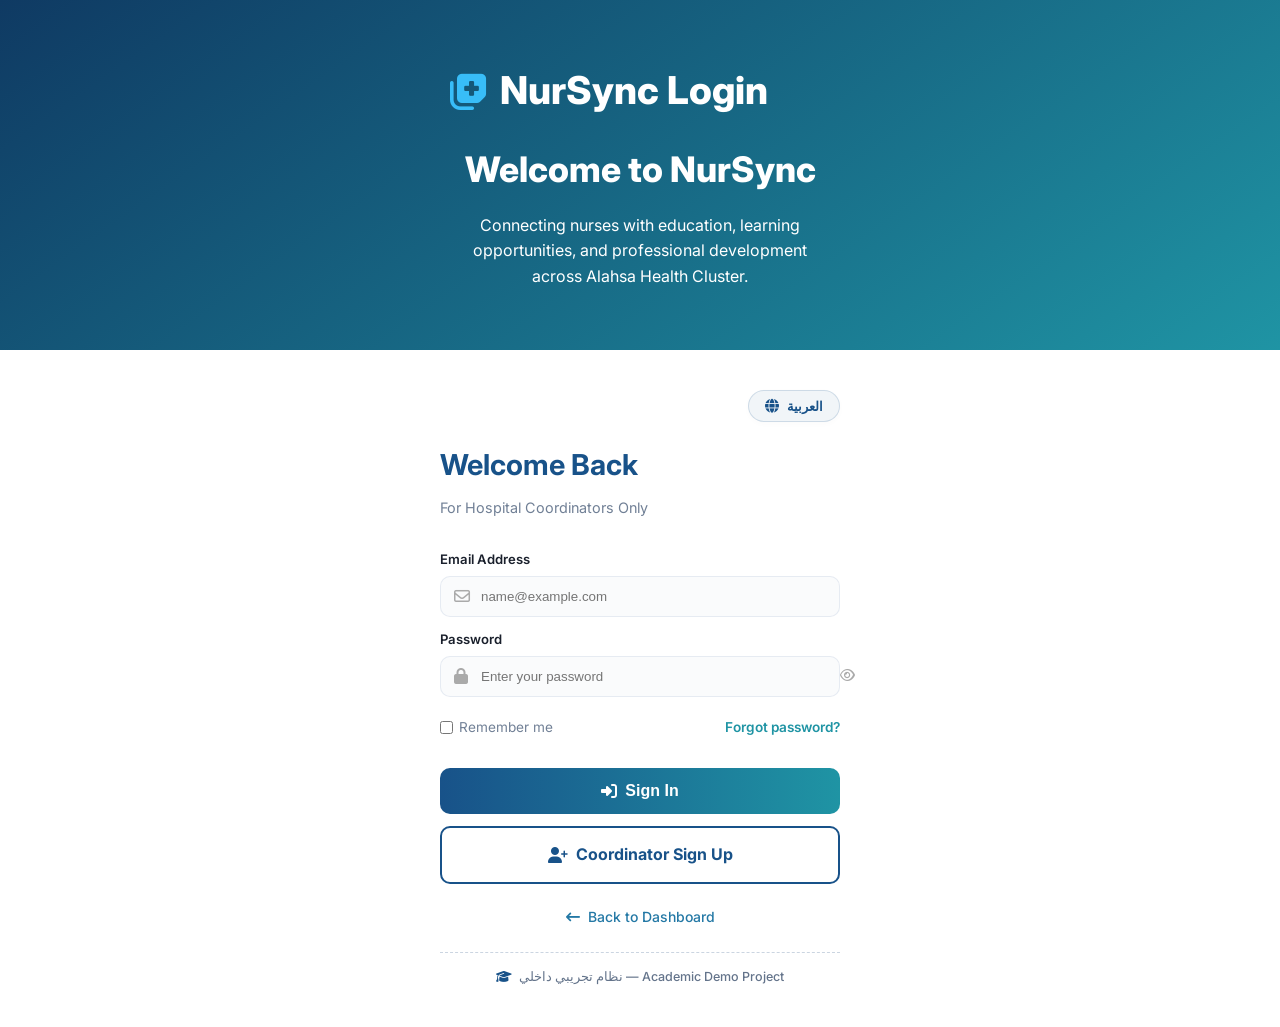
<file: login.html>
<!DOCTYPE html>
<html lang="en">
<head>
    <meta charset="UTF-8">
    <meta name="viewport" content="width=device-width, initial-scale=1.0">
    <title>Login - NurSync</title>
    <link href="https://fonts.googleapis.com/css2?family=Inter:wght@300;400;500;600;700&display=swap" rel="stylesheet">
    <link rel="stylesheet" href="https://cdnjs.cloudflare.com/ajax/libs/font-awesome/6.4.0/css/all.min.css">
    <link rel="stylesheet" href="style.css">
</head>
<body class="login-body">

    <!-- Left Branding Panel -->
    <div class="login-left">
        <div class="login-left-content">
            <a href="index.html" style="text-decoration: none;">
                <div style="font-size: 2.4rem; font-weight: 800; color: white; margin-bottom: 20px; display: flex; align-items: center; gap: 12px;">
                    <i class="fa-solid fa-notes-medical" style="color: #38bdf8;"></i> NurSync Login
                </div>
            </a>
            <h1 data-i18n="hero_welcome">Welcome to NurSync</h1>
            <p data-i18n="brand_login_desc">Connecting nurses with education, learning opportunities, and professional development across Alahsa Health Cluster.</p>
        </div>
    </div>

    <!-- Right Login Form -->
    <div class="login-right">
        <div class="login-card">
            <!-- Top Language Switcher Bar -->
            <div style="display: flex; justify-content: flex-end; align-items: center; margin-bottom: 20px;">
                <button onclick="toggleLanguage()" class="lang-toggle-btn" title="Toggle Language">
                    <i class="fa-solid fa-globe"></i>
                    <span class="lang-btn-text">العربية</span>
                </button>
            </div>
            
            <h2 data-i18n="login_title">Management Sign In</h2>
            <p class="subtitle" data-i18n="login_subtitle">For Hospital Coordinators Only</p>

            <div class="form-group">
                <label for="email" data-i18n="login_email">Email Address</label>
                <div class="input-wrapper">
                    <i class="fa-regular fa-envelope"></i>
                    <input type="email" id="email" placeholder="name@example.com" autocomplete="off">
                </div>
            </div>

            <div class="form-group">
                <label for="password" data-i18n="login_password">Password</label>
                <div class="input-wrapper">
                    <i class="fa-solid fa-lock"></i>
                    <input type="password" id="password" placeholder="Enter your password">
                    <button class="toggle-password" onclick="togglePass()" type="button">
                        <i class="fa-regular fa-eye" id="eye-icon"></i>
                    </button>
                </div>
            </div>

            <div class="form-options" style="display: flex; justify-content: space-between; align-items: center;">
                <label class="remember-me" style="display: flex; align-items: center; gap: 6px; cursor: pointer;">
                    <input type="checkbox"> <span data-i18n="login_remember">Remember me</span>
                </label>
                <a href="#" class="forgot-link" data-i18n="login_forgot">Forgot password?</a>
            </div>

            <button class="btn-login-submit" onclick="goHome()">
                <i class="fa-solid fa-right-to-bracket"></i> <span data-i18n="login_btn">Sign In</span>
            </button>

            <a href="signup.html" class="btn-login-submit" style="background: white !important; color: var(--primary-blue) !important; border: 2px solid var(--primary-blue) !important; margin-top: 12px; text-decoration: none;">
                <i class="fa-solid fa-user-plus"></i> <span data-i18n="login_coordinator_btn">Coordinator Sign Up</span>
            </a>

            <div style="text-align: center; margin-top: 20px;">
                <a href="index.html" style="color: var(--secondary-blue); text-decoration: none; font-size: 14px; font-weight: 500; display: inline-flex; align-items: center; gap: 8px; transition: color 0.2s ease;" onmouseover="this.style.color='var(--primary-blue-hover)'" onmouseout="this.style.color='var(--secondary-blue)'">
                    <i class="fa-solid fa-arrow-left-long"></i> <span data-i18n="btn_back_home">Back to Dashboard</span>
                </a>
            </div>

            <!-- Academic Demo Project Disclaimer -->
            <div style="text-align: center; margin-top: 22px; padding-top: 14px; border-top: 1px dashed #cbd5e1;">
                <p style="font-size: 12.5px; color: #64748b; margin: 0; font-weight: 500;">
                    <i class="fa-solid fa-graduation-cap" style="color: var(--primary-blue); margin-right: 4px;"></i>
                    نظام تجريبي داخلي — Academic Demo Project
                </p>
            </div>
        </div>
    </div>

    <script src="lang.js"></script>

    <script>
        function togglePass() {
            const input = document.getElementById('password');
            const icon  = document.getElementById('eye-icon');
            if (input.type === 'password') {
                input.type = 'text';
                icon.className = 'fa-regular fa-eye-slash';
            } else {
                input.type = 'password';
                icon.className = 'fa-regular fa-eye';
            }
        }

        async function goHome() {
            const email    = document.getElementById('email').value.trim();
            const password = document.getElementById('password').value;
            const btn      = document.querySelector('.btn-login-submit');

            if (!email || !password) {
                alert('Please enter your email and password.');
                return;
            }

            btn.disabled = true;
            btn.innerHTML = '<i class="fa-solid fa-spinner fa-spin"></i> Signing in...';

            try {
                const res  = await fetch('api/auth.php?action=login', {
                    method: 'POST',
                    headers: { 'Content-Type': 'application/json' },
                    body: JSON.stringify({ email, password })
                });
                const data = await res.json();

                if (data.success) {
                    localStorage.setItem('nursync_loggedin', 'true');
                    localStorage.setItem('nursync_user', JSON.stringify(data.user));
                    window.location.href = 'index.html';
                } else {
                    alert(data.message || 'Login failed.');
                    btn.disabled = false;
                    btn.innerHTML = '<i class="fa-solid fa-right-to-bracket"></i> Sign In';
                }
            } catch (err) {
                alert('Network or server error occurred. Please try again.');
                btn.disabled = false;
                btn.innerHTML = '<i class="fa-solid fa-right-to-bracket"></i> Sign In';
            }
        }

        // Allow pressing Enter to submit
        document.addEventListener('keydown', e => {
            if (e.key === 'Enter') goHome();
        });
    </script>
</body>
</html>
</file>
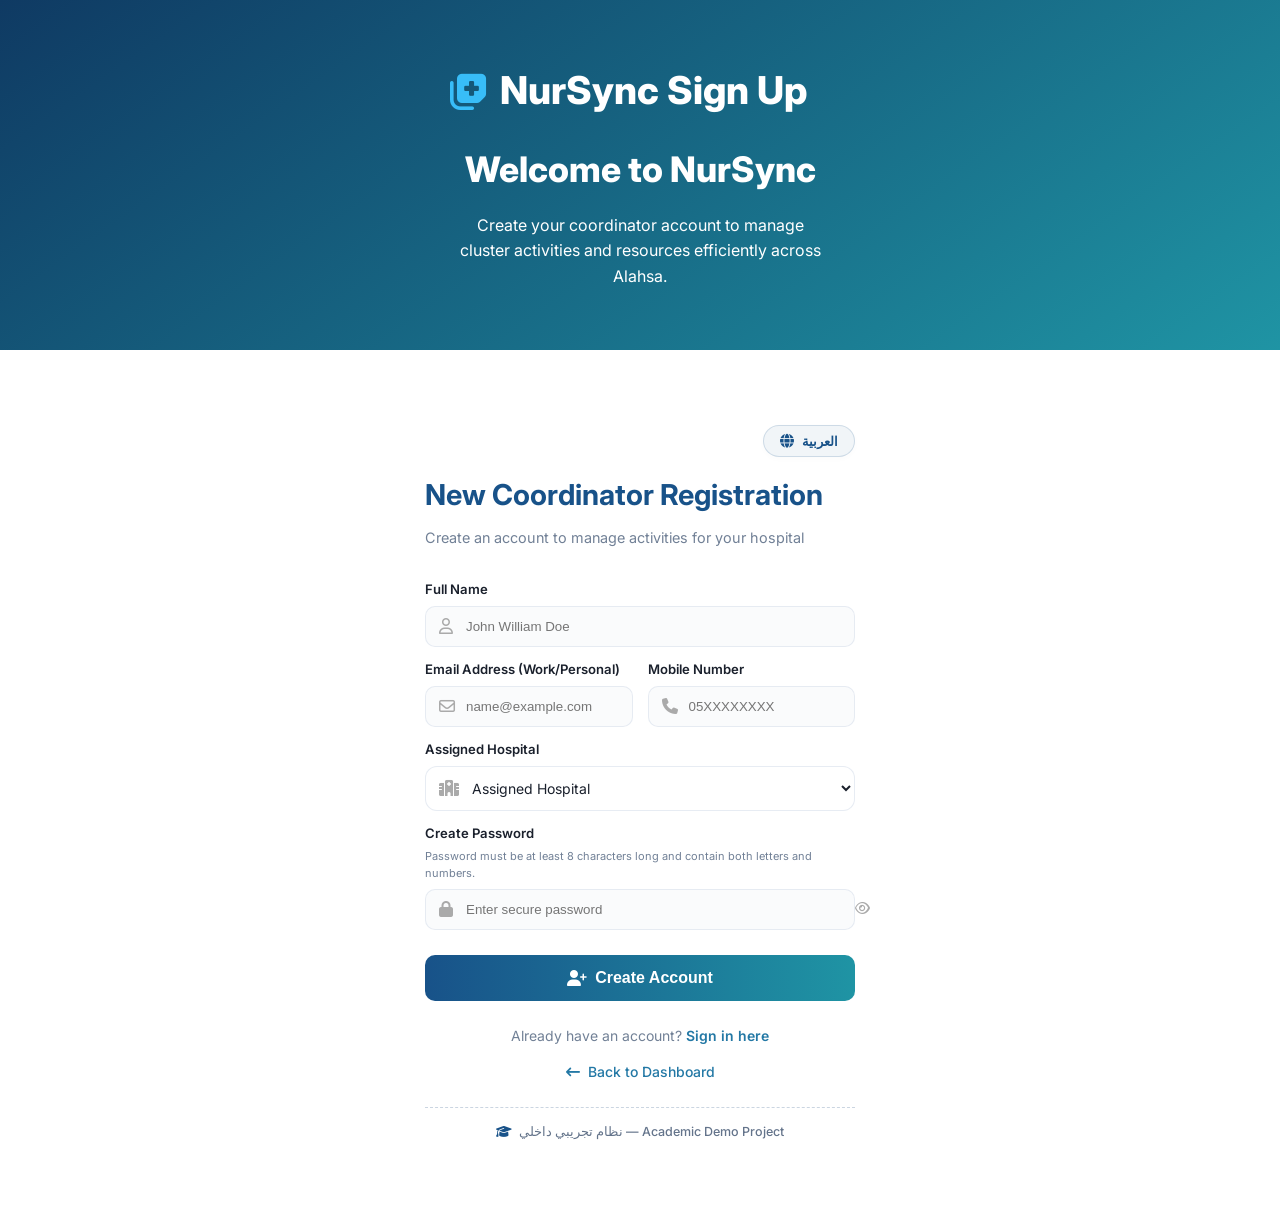
<file: signup.html>
<!DOCTYPE html>
<html lang="en">
<head>
    <meta charset="UTF-8">
    <meta name="viewport" content="width=device-width, initial-scale=1.0">
    <title>Coordinator Sign Up - NurSync</title>
    <link href="https://fonts.googleapis.com/css2?family=Inter:wght@300;400;500;600;700&display=swap" rel="stylesheet">
    <link rel="stylesheet" href="https://cdnjs.cloudflare.com/ajax/libs/font-awesome/6.4.0/css/all.min.css">
    <link rel="stylesheet" href="style.css">
</head>
<body class="login-body">

    <!-- Left Branding Panel -->
    <div class="login-left">
        <div class="login-left-content">
            <a href="index.html" style="text-decoration: none;">
                <div style="font-size: 2.4rem; font-weight: 800; color: white; margin-bottom: 20px; display: flex; align-items: center; gap: 12px;">
                    <i class="fa-solid fa-notes-medical" style="color: #38bdf8;"></i> NurSync Sign Up
                </div>
            </a>
            <h1 data-i18n="hero_welcome">Welcome to NurSync</h1>
            <p data-i18n="brand_signup_desc">Create your coordinator account to manage cluster activities and resources efficiently across Alahsa.</p>
        </div>
    </div>

    <!-- Right Signup Form -->
    <div class="login-right">
        <div class="login-card" style="max-width: 500px; padding: 35px;">
            <!-- Top Language Switcher Bar -->
            <div style="display: flex; justify-content: flex-end; align-items: center; margin-bottom: 15px;">
                <button onclick="toggleLanguage()" class="lang-toggle-btn" title="Toggle Language">
                    <i class="fa-solid fa-globe"></i>
                    <span class="lang-btn-text">العربية</span>
                </button>
            </div>
            
            <h2 data-i18n="signup_title">Coordinator Registration</h2>
            <p class="subtitle" data-i18n="signup_subtitle">Create your Hospital Coordinator account</p>

            <div class="form-group">
                <label data-i18n="signup_name">Full Name</label>
                <div class="input-wrapper">
                    <i class="fa-regular fa-user"></i>
                    <input type="text" id="reg-name" placeholder="John William Doe" autocomplete="off">
                </div>
            </div>

            <div class="form-row" style="display: grid; grid-template-columns: 1fr 1fr; gap: 15px;">
                <div class="form-group">
                    <label data-i18n="signup_email">Email Address</label>
                    <div class="input-wrapper">
                        <i class="fa-regular fa-envelope"></i>
                        <input type="email" id="reg-email" placeholder="name@example.com" autocomplete="off">
                    </div>
                </div>
                <div class="form-group">
                    <label data-i18n="signup_phone">Phone Number</label>
                    <div class="input-wrapper">
                        <i class="fa-solid fa-phone"></i>
                        <input type="tel" id="reg-phone" placeholder="05XXXXXXXX" autocomplete="off">
                    </div>
                </div>
            </div>

            <div class="form-group">
                <label data-i18n="signup_hospital">Assigned Hospital</label>
                <div class="input-wrapper">
                    <i class="fa-solid fa-hospital"></i>
                    <select id="reg-hospital" style="width: 100%; padding: 12px 14px 12px 42px; border: 1.5px solid var(--border-light); border-radius: 12px; font-family: inherit; font-size: 14px; color: var(--text-dark); background: white; cursor: pointer; outline: none; transition: all 0.2s ease;">
                        <option value="" data-i18n="signup_hospital">-- Select Your Hospital --</option>
                        <option value="ahc" data-i18n="filter_hospital_ahc">Health Cluster (AHC)</option>
                        <option value="phc" data-i18n="filter_hospital_phc">Primary Health Center (PHC)</option>
                        <option value="kfgh" data-i18n="filter_hospital_kfgh">King Faisal Gen. (KFGH)</option>
                        <option value="kfhh" data-i18n="filter_hospital_kfhh">King Fahad (KFHH)</option>
                        <option value="pscc" data-i18n="filter_hospital_pscc">Prince Sultan Cardiac (PSCC)</option>
                        <option value="psbj" data-i18n="filter_hospital_psbj">Prince Saud Bin Jalawy (PSBJ)</option>
                        <option value="mch" data-i18n="filter_hospital_mch">Maternity & Children (MCH)</option>
                        <option value="mhh" data-i18n="filter_hospital_mhh">Mental Health (MHH)</option>
                        <option value="oyun" data-i18n="filter_hospital_oyun">Oyun Hospital</option>
                        <option value="jgh" data-i18n="filter_hospital_jgh">Aljafar General (JGH)</option>
                        <option value="ogh" data-i18n="filter_hospital_ogh">Alomran General (OGH)</option>
                        <option value="alafaleq" data-i18n="filter_hospital_alafaleq">Alafaleq Hospital</option>
                        <option value="bhdc" data-i18n="filter_hospital_bhdc">Blood Hereditary Center (BHDC)</option>
                    </select>
                </div>
            </div>

            <div class="form-group">
                <label data-i18n="signup_password">Create Password</label>
                <div style="font-size: 11px; color: var(--text-muted); margin-bottom: 6px; margin-top: -2px;" data-i18n="signup_pw_rules">Password must be at least 8 characters long and contain both letters and numbers.</div>
                <div class="input-wrapper">
                    <i class="fa-solid fa-lock"></i>
                    <input type="password" id="reg-password" placeholder="Enter secure password" autocomplete="new-password">
                    <button class="toggle-password" onclick="togglePassSignup()" type="button">
                        <i class="fa-regular fa-eye" id="signup-eye-icon"></i>
                    </button>
                </div>
            </div>

            <button class="btn-login-submit" onclick="performSignup()" id="signup-btn" style="margin-top: 25px;">
                <i class="fa-solid fa-user-plus"></i> <span data-i18n="signup_btn">Create Account</span>
            </button>

            <div style="text-align: center; margin-top: 24px;">
                <p style="font-size: 14px; color: var(--text-muted); margin-bottom: 12px;">
                    <span data-i18n="signup_have_account">Already have an account?</span> <a href="login.html" style="color: var(--secondary-blue); font-weight: 600; text-decoration: none;" data-i18n="signup_login_here">Sign In</a>
                </p>
                <a href="index.html" style="color: var(--secondary-blue); text-decoration: none; font-size: 14px; font-weight: 500; display: inline-flex; align-items: center; gap: 8px; transition: color 0.2s ease;" onmouseover="this.style.color='var(--primary-blue-hover)'" onmouseout="this.style.color='var(--secondary-blue)'">
                    <i class="fa-solid fa-arrow-left-long"></i> <span data-i18n="btn_back_home">Back to Dashboard</span>
                </a>
            </div>

            <!-- Academic Demo Project Disclaimer -->
            <div style="text-align: center; margin-top: 22px; padding-top: 14px; border-top: 1px dashed #cbd5e1;">
                <p style="font-size: 12.5px; color: #64748b; margin: 0; font-weight: 500;">
                    <i class="fa-solid fa-graduation-cap" style="color: var(--primary-blue); margin-right: 4px;"></i>
                    نظام تجريبي داخلي — Academic Demo Project
                </p>
            </div>
        </div>
    </div>

    <script src="lang.js"></script>

    <script>
        function togglePassSignup() {
            const input = document.getElementById('reg-password');
            const icon  = document.getElementById('signup-eye-icon');
            if (input.type === 'password') {
                input.type = 'text';
                icon.className = 'fa-regular fa-eye-slash';
            } else {
                input.type = 'password';
                icon.className = 'fa-regular fa-eye';
            }
        }
        // Prevent browser from autofilling inputs with saved logins
        window.addEventListener('DOMContentLoaded', () => {
            setTimeout(() => {
                document.getElementById('reg-name').value = '';
                document.getElementById('reg-email').value = '';
                document.getElementById('reg-phone').value = '';
                document.getElementById('reg-password').value = '';
            }, 100);
        });

        async function performSignup() {
            const name       = document.getElementById('reg-name').value.trim();
            const email      = document.getElementById('reg-email').value.trim();
            const phone      = document.getElementById('reg-phone').value.trim();
            const hospitalId = document.getElementById('reg-hospital').value;
            const password   = document.getElementById('reg-password').value;
            const btn        = document.getElementById('signup-btn');

            if (!name || !email || !password || !phone || !hospitalId) {
                alert('Please fill all required fields.');
                return;
            }

            const nameParts = name.split(/\s+/).filter(p => p.length > 0);
            if (nameParts.length < 3) {
                alert('Please enter your full triple name (الاسم الثلاثي - على الأقل 3 مقاطع).');
                return;
            }

            btn.disabled = true;
            btn.innerHTML = '<i class="fa-solid fa-spinner fa-spin"></i> Registering...';

            try {
                const res  = await fetch('api/auth.php?action=register', {
                    method: 'POST',
                    headers: { 'Content-Type': 'application/json' },
                    body: JSON.stringify({
                        full_name: name,
                        email: email,
                        password: password,
                        hospital_id: hospitalId,
                        phone: phone,
                        role_id: 3 // Force role_id to 3 (Hospital Coordinator / headnurse)
                    })
                });
                const data = await res.json();

                if (data.success) {
                    alert('Registration successful! You can now log in.');
                    window.location.href = 'login.html';
                } else {
                    alert(data.message || 'Registration failed.');
                    btn.disabled = false;
                    btn.innerHTML = '<i class="fa-solid fa-user-plus"></i> Create Account';
                }
            } catch (err) {
                console.error(err);
                alert('An error occurred during registration.');
                btn.disabled = false;
                btn.innerHTML = '<i class="fa-solid fa-user-plus"></i> Create Account';
            }
        }

        // Allow pressing Enter to submit
        document.addEventListener('keydown', e => {
            if (e.key === 'Enter') performSignup();
        });
    </script>
</body>
</html>
</file>
<file: style.css>
@import url('https://fonts.googleapis.com/css2?family=Cairo:wght@400;500;600;700;800&family=Inter:wght@300;400;500;600;700&display=swap');

/* =========================================
   NURSYNC - Formal Medical Theme
   ========================================= */

:root {
    /* Premium Medical Palette Refresh */
    --primary-blue: #185289;
    --primary-blue-hover: #124068;
    --secondary-blue: #2378a5;
    --navy-blue: #0f3a63;
    --teal: #1f94a4;
    --accent-glow: rgba(31, 148, 164, 0.4);
    --green: #4caf50;
    
    /* Hospital Color System */
    --hosp-kfgh: #4753a2;
    --hosp-kfgh-tint: rgba(71, 83, 162, 0.12);
    --hosp-kfhh: #5a8e63;
    --hosp-kfhh-tint: rgba(90, 142, 99, 0.12);
    --hosp-pscc: #e74c3c;
    --hosp-pscc-tint: rgba(231, 76, 60, 0.12);
    --hosp-psbj: #1abc9c;
    --hosp-psbj-tint: rgba(26, 188, 156, 0.12);
    --hosp-mch: #e84393;
    --hosp-mch-tint: rgba(232, 67, 147, 0.12);
    --hosp-mhh: #8e44ad;
    --hosp-mhh-tint: rgba(142, 68, 173, 0.12);
    --hosp-oyun: #d35400;
    --hosp-oyun-tint: rgba(211, 84, 0, 0.12);
    --hosp-jgh: #2c3e50;
    --hosp-jgh-tint: rgba(44, 62, 80, 0.12);
    --hosp-ogh: #8d6e63;
    --hosp-ogh-tint: rgba(141, 110, 99, 0.12);
    --hosp-alafaleq: #f39c12;
    --hosp-alafaleq-tint: rgba(243, 156, 18, 0.12);
    --hosp-bhdc: #c0392b;
    --hosp-bhdc-tint: rgba(192, 57, 43, 0.12);
    --hosp-ent: #3498db;
    --hosp-ent-tint: rgba(52, 152, 219, 0.12);
    --hosp-ahc: #185289;
    --hosp-ahc-tint: rgba(24, 82, 137, 0.12);
    --hosp-phc: #16a085;
    --hosp-phc-tint: rgba(22, 160, 133, 0.12);

    /* UI Neutrals & Surfaces */
    --text-dark: #1a202c;
    --text-muted: #718096;
    --bg-light: #f7fafc;
    --white: #ffffff;
    --border-light: rgba(226, 232, 240, 0.8);
    
    /* Advanced Shadow & Glow System */
    --shadow-soft: 0 10px 30px rgba(0, 0, 0, 0.03);
    --shadow-medium: 0 20px 50px rgba(0, 0, 0, 0.06);
    --shadow-premium: 0 30px 60px rgba(24, 82, 137, 0.08);
    --glass-bg: rgba(255, 255, 255, 0.75);
    --glass-border: rgba(255, 255, 255, 0.4);
    
    --border-radius-md: 12px;
    --border-radius-lg: 20px;
}

* {
    margin: 0;
    padding: 0;
    box-sizing: border-box;
}

html, body {
    overflow-x: hidden;
    max-width: 100%;
}

body {
    font-family: 'Inter', 'Roboto', sans-serif;
    background-image: url('assets/medical_circuit_bg.png');
    background-color: #f4f7f6;
    background-attachment: fixed;
    background-size: cover;
    background-position: center top;
    background-repeat: no-repeat;
    color: var(--text-dark);
    line-height: 1.6;
    min-height: 100vh;
    scroll-behavior: smooth;
    padding-top: 100px; /* Offset for fixed header */
    display: flex;
    flex-direction: column;
}

/* Sticky footer: push footer to bottom when content is short */
body > *:not(:last-child) {
    flex-shrink: 0;
}

/* The last direct child of body (the footer div) sticks to the bottom */
body > div:last-of-type {
    margin-top: auto;
}

/* --- Layout Utilities --- */
.container {
    width: 100%;
    max-width: 1400px;
    margin: 0 auto;
    padding: 0 5%;
}

.flex-wrap { flex-wrap: wrap; }
.gap-10 { gap: 10px; }
.gap-15 { gap: 15px; }
.gap-20 { gap: 20px; }

.btn {
    display: inline-flex;
    align-items: center;
    justify-content: center;
    cursor: pointer;
    border: none;
    font-family: 'Inter', sans-serif;
    font-weight: 500;
    transition: all 0.3s ease;
    text-decoration: none;
    white-space: nowrap;
    gap: 8px;
}

/* --- Fluid Motion & Entrance Animations --- */
@keyframes fadeUp {
    from {
        opacity: 0;
        transform: translateY(30px) scale(0.98);
    }
    to {
        opacity: 1;
        transform: translateY(0) scale(1);
    }
}

.animate-fade-up {
    animation: fadeUp 0.8s cubic-bezier(0.23, 1, 0.32, 1) forwards;
    opacity: 0;
}

/* Staggered Entrance for Cards (Unified for all pages) */
.card-grid .activity-card,
#acts-grid .activity-card {
    opacity: 0;
    animation: fadeUp 0.8s cubic-bezier(0.23, 1, 0.32, 1) forwards;
}

.card-grid .activity-card:nth-child(1), #acts-grid .activity-card:nth-child(1) { animation-delay: 0.1s; }
.card-grid .activity-card:nth-child(2), #acts-grid .activity-card:nth-child(2) { animation-delay: 0.2s; }
.card-grid .activity-card:nth-child(3), #acts-grid .activity-card:nth-child(3) { animation-delay: 0.3s; }
.card-grid .activity-card:nth-child(4), #acts-grid .activity-card:nth-child(4) { animation-delay: 0.4s; }
.card-grid .activity-card:nth-child(5), #acts-grid .activity-card:nth-child(5) { animation-delay: 0.5s; }
.card-grid .activity-card:nth-child(6), #acts-grid .activity-card:nth-child(6) { animation-delay: 0.6s; }

/* Custom Premium Scrollbar */
::-webkit-scrollbar {
    width: 8px;
}
::-webkit-scrollbar-track {
    background: transparent;
}
::-webkit-scrollbar-thumb {
    background: rgba(0, 0, 0, 0.1);
    border-radius: 10px;
}
::-webkit-scrollbar-thumb:hover {
    background: var(--primary-blue);
}

.btn-primary {
    background: linear-gradient(135deg, var(--primary-blue), var(--secondary-blue));
    color: var(--white);
    padding: 12px 28px;
    border-radius: 50px;
    box-shadow: 0 4px 15px rgba(24, 82, 137, 0.25);
}

.btn-primary:hover {
    background: linear-gradient(135deg, var(--primary-blue-hover), var(--primary-blue));
    transform: translateY(-2px);
    box-shadow: 0 10px 25px rgba(24, 82, 137, 0.35);
}

.btn-outline {
    background-color: transparent;
    color: var(--text-dark);
    border: 1px solid var(--border-light);
    padding: 6px 12px;
    border-radius: 6px;
    font-size: 0.85rem;
}

.btn-success, 
.btn-join-floating {
    background: linear-gradient(135deg, var(--teal), #2ecc71) !important;
    color: var(--white) !important;
    padding: 12px 28px;
    border-radius: 50px; /* Capsule look */
    font-size: 1rem;
    font-weight: 600;
    box-shadow: 0 4px 15px rgba(31, 148, 164, 0.25);
    border: none !important;
    transition: all 0.4s cubic-bezier(0.23, 1, 0.32, 1);
    margin: 15px 0 25px 0;
    width: fit-content;
}

.btn-success:hover,
.btn-join-floating:hover {
    transform: translateY(-4px) scale(1.05);
    box-shadow: 0 12px 30px rgba(31, 148, 164, 0.4);
    filter: brightness(1.1);
}

/* Redesigning Admin Buttons for Better Visibility */
#add-activity-btn {
    background: linear-gradient(135deg, var(--green), #43a047) !important;
    color: white !important;
    border: none !important;
    padding: 8px 20px !important;
    border-radius: 8px !important;
    font-size: 0.9rem !important;
    font-weight: 600 !important;
    display: none !important; /* Hidden by default */
    align-items: center !important;
    gap: 8px !important;
    box-shadow: 0 4px 12px rgba(76, 175, 80, 0.3) !important;
    cursor: pointer !important;
    transition: all 0.3s ease !important;
}

#add-activity-btn:hover {
    transform: translateY(-2px) !important;
    box-shadow: 0 6px 20px rgba(76, 175, 80, 0.4) !important;
    filter: brightness(1.1) !important;
}

#add-activity-btn:active {
    transform: translateY(0) !important;
}

#delete-activity-btn {
    background: linear-gradient(135deg, #e74c3c, #c0392b) !important;
    color: white !important;
    border: none !important;
    padding: 8px 20px !important;
    border-radius: 8px !important;
    font-size: 0.9rem !important;
    font-weight: 600 !important;
    display: none !important; /* Hidden by default */
    align-items: center !important;
    gap: 8px !important;
    box-shadow: 0 4px 12px rgba(231, 76, 60, 0.3) !important;
    cursor: pointer !important;
    transition: all 0.3s ease !important;
}

#delete-activity-btn:hover {
    transform: translateY(-2px) !important;
    box-shadow: 0 6px 20px rgba(231, 76, 60, 0.4) !important;
    filter: brightness(1.1) !important;
}

/* Show buttons ONLY when body has .is-logged-in class */
body.is-logged-in #add-activity-btn,
body.is-logged-in #delete-activity-btn {
    display: inline-flex !important;
}


/* Selection/Selection Redundancy Cleanup */
.btn-danger-outline:hover {
    background-color: #e74c3c !important;
    color: white !important;
}


/* =========================================
   HEADER / NAVBAR (Premium Floating Glass)
   ========================================= */
.navbar {
    display: flex;
    justify-content: space-between;
    align-items: center;
    padding: 10px clamp(16px, 2vw, 32px);
    background: rgba(15, 58, 99, 0.85);
    backdrop-filter: blur(20px) saturate(180%);
    -webkit-backdrop-filter: blur(20px) saturate(180%);
    position: fixed;
    top: 16px;
    left: 50%;
    transform: translateX(-50%);
    z-index: 4500; /* Priority over filters (2500) but below modals (5000) */
    width: min(96%, 1420px);
    border-radius: 100px;
    border: 1px solid rgba(255, 255, 255, 0.15);
    box-shadow: var(--shadow-premium),
                0 0 20px rgba(31, 148, 164, 0.15);
    transition: all 0.4s cubic-bezier(0.23, 1, 0.32, 1);
}

.navbar:hover {
    box-shadow: 0 25px 60px rgba(0, 0, 0, 0.25),
                0 0 30px rgba(31, 148, 164, 0.25);
    transform: translateX(-50%) translateY(-2px);
}

/* Smart Scroll State - Fixed Compact */
.navbar.scrolled {
    top: 10px;
    padding: 7px clamp(14px, 1.8vw, 26px);
    background: rgba(15, 58, 99, 0.94);
    box-shadow: 0 10px 40px rgba(0, 0, 0, 0.2);
    width: min(97%, 1440px);
    transform: translateX(-50%) translateY(0);
}

.navbar.scrolled .cluster-logo {
    height: clamp(36px, 2.8vw, 42px);
}

.navbar.scrolled .nav-links a {
    padding: 6px clamp(6px, 0.8vw, 14px);
    font-size: clamp(0.7rem, 0.76vw, 0.78rem);
}

.logo-container {
    display: flex;
    align-items: center;
    flex-shrink: 0;
    margin-right: clamp(10px, 1.4vw, 22px);
}

html[dir="rtl"] .logo-container {
    margin-right: 0 !important;
    margin-left: clamp(10px, 1.4vw, 22px) !important;
}

.cluster-logo, img[src*="alahsa_logo.png"] {
    height: clamp(40px, 3.2vw, 50px);
    width: auto;
    transition: height 0.3s ease;
}

.nav-links {
    display: flex;
    gap: clamp(2px, 0.5vw, 7px);
    align-items: center;
    white-space: nowrap;
    flex-shrink: 0;
}

.nav-links a {
    text-decoration: none;
    color: rgba(255,255,255,0.78);
    font-weight: 600;
    font-size: clamp(0.74rem, 0.82vw, 0.84rem);
    transition: all 0.3s ease;
    padding: 7px clamp(8px, 0.9vw, 16px);
    border-radius: 50px;
    letter-spacing: 0.2px;
    white-space: nowrap !important;
    flex-shrink: 0;
}

.nav-links a:hover {
    color: white;
    background: rgba(255,255,255,0.12);
}

.nav-links a.active {
    color: white;
    background: var(--primary-blue);
    box-shadow: 0 4px 15px rgba(24, 82, 137, 0.4);
}

/* Removed .nav-home-icon specialized styling to favor text consistency */

.user-actions {
    display: flex;
    align-items: center;
    gap: clamp(5px, 0.7vw, 10px);
    flex-shrink: 0;
}

#nav-loggedin, #nav-loggedout {
    display: flex;
    align-items: center;
    gap: clamp(5px, 0.7vw, 10px);
    flex-shrink: 0;
}

.nav-profile-btn {
    width: clamp(34px, 2.6vw, 40px);
    height: clamp(34px, 2.6vw, 40px);
    border-radius: 50%;
    background: white;
    color: var(--primary-blue);
    display: flex;
    align-items: center;
    justify-content: center;
    font-size: clamp(0.95rem, 1vw, 1.08rem);
    transition: all 0.3s;
    border: 2px solid transparent;
    cursor: pointer;
}

.nav-profile-btn:hover {
    transform: scale(1.1) rotate(5deg);
    box-shadow: 0 0 15px rgba(255,255,255,0.4);
}

.nav-profile-btn.active {
    border-color: var(--teal);
    box-shadow: 0 0 0 2px rgba(31, 148, 164, 0.3);
}

.divider {
    width: 1px;
    height: 25px;
    background: rgba(255,255,255,0.15);
    margin: 0 5px;
}

.btn-login, .btn-logout {
    display: inline-flex;
    align-items: center;
    gap: 8px;
    background: rgba(255,255,255,0.1) !important;
    color: white !important;
    border: 1px solid rgba(255,255,255,0.2) !important;
    padding: 9px 20px !important;
    border-radius: 50px !important;
    font-size: 0.8rem !important;
    font-weight: 600 !important;
    text-decoration: none;
    transition: all 0.3s;
}

.btn-login:hover, .btn-logout:hover {
    background: rgba(255,255,255,0.2) !important;
    border-color: rgba(255,255,255,0.4) !important;
    transform: translateY(-1px);
}

.btn-logout:hover {
    background: rgba(231, 76, 60, 0.7) !important; /* Soft red for logout */
    border-color: transparent !important;
}

/* Mobile Menu Toggle */
.mobile-menu-toggle {
    display: none;
    background: rgba(255, 255, 255, 0.1);
    border: 1px solid rgba(255, 255, 255, 0.2);
    color: white;
    width: 42px;
    height: 42px;
    border-radius: 50%;
    align-items: center;
    justify-content: center;
    cursor: pointer;
    font-size: 1.1rem;
    transition: all 0.3s;
}

.mobile-menu-toggle:hover {
    background: rgba(255, 255, 255, 0.2);
}

/* Mobile Drawer */
.mobile-overlay {
    position: fixed;
    top: 0;
    left: 0;
    width: 100%;
    height: 100%;
    background: rgba(15, 58, 99, 0.4);
    backdrop-filter: blur(8px);
    z-index: 5500; /* Priority over navbar (4500) */
    opacity: 0;
    visibility: hidden;
    transition: all 0.4s ease;
}

.mobile-overlay.active {
    opacity: 1;
    visibility: visible;
}

.mobile-drawer {
    position: fixed;
    top: 0;
    right: 0;
    transform: translateX(100%);
    width: 300px;
    height: 100%;
    background: #0f3a63; /* Premium Solid Navy */
    z-index: 6000; /* Absolute Top */
    padding: 30px;
    display: flex;
    flex-direction: column;
    box-shadow: -10px 0 40px rgba(0,0,0,0.3);
    transition: all 0.5s cubic-bezier(0.23, 1, 0.32, 1);
    color: white;
}

.mobile-drawer.active {
    transform: translateX(0);
}

.mobile-drawer-header {
    display: flex;
    justify-content: space-between;
    align-items: center;
    margin-bottom: 40px;
}

.mobile-drawer-close {
    background: rgba(255,255,255,0.1);
    color: white;
    border: none;
    width: 36px;
    height: 36px;
    border-radius: 50%;
    display: flex;
    align-items: center;
    justify-content: center;
    cursor: pointer;
}

.mobile-drawer-links {
    display: flex;
    flex-direction: column;
    gap: 15px;
}

.mobile-drawer-links a {
    text-decoration: none;
    color: rgba(255,255,255,0.8);
    font-size: 1.1rem;
    font-weight: 600;
    padding: 14px 20px;
    border-radius: 12px;
    background: rgba(255,255,255,0.05);
    border: 1px solid rgba(255,255,255,0.1);
    transition: all 0.3s cubic-bezier(0.23, 1, 0.32, 1);
}

.mobile-drawer-links a:hover, 
.mobile-drawer-links a.active {
    color: white;
    background: rgba(255,255,255,0.15);
    transform: translateX(-5px);
    box-shadow: 0 4px 15px rgba(0,0,0,0.2);
}

.mobile-drawer-footer {
    margin-top: auto;
    padding-top: 30px;
    border-top: 1px solid rgba(255,255,255,0.1);
    display: flex;
    justify-content: center;
}

.mobile-drawer-footer .btn-logout {
    width: 100% !important;
    justify-content: center !important;
    background: rgba(255, 255, 255, 0.05) !important;
    border: 1px solid rgba(255, 255, 255, 0.2) !important;
    color: white !important;
    padding: 12px !important;
    border-radius: 10px;
    font-weight: 600;
}

.avatar img {
    width: 35px;
    height: 35px;
    border-radius: 50%;
    object-fit: cover;
    border: 2px solid var(--white);
    box-shadow: var(--shadow-soft);
}

/* =========================================
   HERO SECTION
   ========================================= */
.hero {
    position: relative;
    padding: 180px 5% 150px 5%; /* Increased top padding to accommodate the pull-up */
    margin-top: -110px; /* Pull the section up behind the floating navbar to the top edge */
    display: flex;
    align-items: center;
    overflow: hidden;
}

.hero::before {
    content: '';
    position: absolute;
    top: 0;
    left: 0;
    right: 0;
    bottom: 0;
    background: linear-gradient(to right, rgba(255, 255, 255, 0.98) 25%, rgba(255, 255, 255, 0.8) 45%, transparent 75%);
    /* Adjust mask to be solid at the very top */
    -webkit-mask-image: linear-gradient(to bottom, black 0%, black 85%, transparent 100%), 
                        linear-gradient(to right, black 35%, transparent 90%);
    -webkit-mask-composite: source-in;
    mask-composite: intersect;
    z-index: 1;
}

.hero-content {
    max-width: 700px;
    position: relative;
    z-index: 2;
    padding: 20px 0;
    display: flex;
    flex-direction: column;
    align-items: flex-start;
}

.hero-content h2 {
    font-size: clamp(2rem, 6vw, 3.5rem);
    color: var(--primary-blue);
    font-weight: 800;
    line-height: 1.1;
    margin-bottom: 15px;
    letter-spacing: -0.5px;
}

.hero-content p {
    font-size: clamp(1rem, 2.5vw, 1.3rem);
    color: var(--primary-blue);
    margin-bottom: 35px;
    max-width: 550px;
    font-weight: 500;
    opacity: 0.9;
}



.hero-image-container {
    position: absolute;
    right: 5%;
    bottom: 0;
    height: 120%;
    z-index: 1;
    display: flex;
    align-items: flex-end;
}

.nurse-img {
    height: 100%;
    object-fit: contain;
    mask-image: linear-gradient(to top, transparent 15%, black 40%);
    -webkit-mask-image: linear-gradient(to top, transparent 10%, black 30%);
}

.wave-shape {
    position: absolute;
    bottom: -5px;
    left: 0;
    width: 100%;
    line-height: 0;
    z-index: 3;
}

.wave-shape svg {
    display: block;
    width: 100%;
    height: 100px;
}

/* =========================================
   MAIN CONTENT & GRID
   ========================================= */
.main-container {
    display: grid;
    grid-template-columns: 2.2fr 1fr;
    gap: 30px;
    padding: 0 5% 50px 5%;
    margin-top: -30px;
    position: relative;
    z-index: 4;
    max-width: 1400px;
    margin-left: auto;
    margin-right: auto;
}

/* CALENDAR SECTION */
.calendar-section {
    background: var(--white);
    border-radius: var(--border-radius-lg);
    box-shadow: var(--shadow-medium);
    overflow: hidden;
    display: flex;
    flex-direction: column;
    align-self: start !important;
}

.section-header {
    display: flex;
    justify-content: space-between;
    align-items: center;
    padding: 15px 25px;
    border-bottom: 1px solid var(--border-light);
}

.section-header h3 {
    font-size: 1.2rem;
    color: var(--primary-blue);
    font-weight: 600;
}

.month-label {
    color: var(--text-muted);
    font-weight: 400;
}

.month-picker-container {
    position: relative;
    display: inline-flex;
    align-items: center;
}

.calendar-picker-btn {
    font-size: 1.1rem;
    color: var(--primary-blue);
    cursor: pointer;
    background: none;
    border: none;
    transition: color 0.2s;
    padding: 0 5px;
}

.calendar-picker-btn:hover {
    color: var(--teal);
}

.nav-arrow {
    color: var(--primary-blue);
    background: transparent;
    width: 32px;
    height: 32px;
    border-radius: 50%;
    display: flex;
    align-items: center;
    justify-content: center;
    transition: all 0.2s;
    font-size: 0.9rem;
}

.nav-arrow:hover {
    background: var(--bg-light);
    color: var(--teal);
    transform: scale(1.1);
}

/* Custom Month Picker Dropdown */
.custom-month-picker {
    display: none;
    position: absolute;
    top: calc(100% + 8px);
    left: 50%;
    transform: translateX(-50%);
    background: white;
    border: 1px solid var(--border-light);
    border-radius: var(--border-radius-md);
    box-shadow: var(--shadow-medium);
    width: 240px;
    z-index: 200;
    overflow: hidden;
    animation: cmpFadeIn 0.15s ease;
}

.custom-month-picker.open {
    display: block;
}

@keyframes cmpFadeIn {
    from { opacity: 0; transform: translateX(-50%) translateY(-6px); }
    to   { opacity: 1; transform: translateX(-50%) translateY(0); }
}

.cmp-header {
    display: flex;
    align-items: center;
    justify-content: space-between;
    background: var(--primary-blue);
    padding: 10px 14px;
}

.cmp-year {
    color: white;
    font-weight: 700;
    font-size: 1rem;
}

.cmp-nav-btn {
    background: none;
    border: none;
    color: white;
    cursor: pointer;
    font-size: 0.85rem;
    padding: 4px 8px;
    border-radius: 4px;
    transition: background 0.2s;
}

.cmp-nav-btn:hover {
    background: rgba(255,255,255,0.2);
}

.cmp-months {
    display: grid;
    grid-template-columns: repeat(3, 1fr);
    gap: 4px;
    padding: 10px;
}

.cmp-month-btn {
    background: none;
    border: none;
    border-radius: 6px;
    padding: 8px 4px;
    font-size: 0.8rem;
    font-family: 'Inter', sans-serif;
    cursor: pointer;
    color: var(--text-dark);
    transition: all 0.15s;
    text-align: center;
}

.cmp-month-btn:hover {
    background: var(--bg-light);
    color: var(--primary-blue);
    font-weight: 600;
}

.cmp-month-btn.active {
    background: var(--primary-blue);
    color: white;
    font-weight: 600;
}

.filters {
    display: flex;
    gap: 10px;
}

.filter-select {
    padding: 6px 12px;
    border: 1px solid var(--border-light);
    border-radius: 4px;
    color: var(--text-muted);
    font-size: 0.85rem;
    background: var(--white);
    outline: none;
    appearance: none !important;
    -webkit-appearance: none !important;
}

.filter-btn i {
    margin-left: 5px;
}

.calendar-grid {
    display: grid;
    grid-template-columns: repeat(7, minmax(0, 1fr));
    background: var(--border-light);
    gap: 1px;
    border: 1px solid var(--border-light);
}

.cal-day-header {
    background: var(--white);
    padding: 10px;
    text-align: center;
    font-weight: 600;
    color: var(--primary-blue);
    font-size: 0.85rem;
}

.calendar-grid #calendar-body {
    grid-column: span 7;
    display: grid;
    grid-template-columns: repeat(7, minmax(0, 1fr));
    gap: 1px;
    background: var(--border-light);
    min-width: 0;
}

.cal-cell {
    background: var(--white);
    min-height: 100px;
    padding: 8px;
    display: flex;
    flex-direction: column;
    gap: 5px;
    min-width: 0;
}

.cal-cell.empty {
    background: #fafafa;
}

.cal-date {
    font-size: 0.85rem;
    color: var(--text-muted);
    font-weight: 500;
    margin-bottom: 5px;
}

.event-pill {
    padding: 4px 6px;
    border-radius: 4px;
    font-size: 0.7rem;
    color: white;
    cursor: pointer;
    white-space: nowrap;
    overflow: hidden;
    text-overflow: ellipsis;
    display: block;  /* changed from flex to block so it can shrink */
    max-width: 100%;  /* never exceed parent width */
    width: 100%;
    box-sizing: border-box;
}

.event-pill::after {
    content: '\f0d7';
    font-family: 'Font Awesome 6 Free';
    font-weight: 900;
    font-size: 0.6rem;
    margin-left: 4px;
}

/* HOSPITAL COLORS */
.event-kfgh { background-color: var(--hosp-kfgh); }
.event-kfhh { background-color: var(--hosp-kfhh); }
.event-pscc { background-color: var(--hosp-pscc); }
.event-psbj { background-color: var(--hosp-psbj); }
.event-mch { background-color: var(--hosp-mch); }
.event-mhh { background-color: var(--hosp-mhh); }
.event-oyun { background-color: var(--hosp-oyun); }
.event-jgh { background-color: var(--hosp-jgh); }
.event-ogh { background-color: var(--hosp-ogh); }
.event-alafaleq { background-color: var(--hosp-alafaleq); }
.event-bhdc { background-color: var(--hosp-bhdc); }
.event-ent { background-color: var(--hosp-ent); }
.event-ahc { background-color: var(--hosp-ahc); }
.event-phc { background-color: var(--hosp-phc); }

/* LEGEND SECTION */
.calendar-legend {
    padding: 15px 25px;
    background-color: #fafbfc;
    border-top: 1px solid var(--border-light);
}

.calendar-legend h4 {
    font-size: 0.85rem;
    color: var(--text-dark);
    margin-bottom: 10px;
    font-weight: 600;
}

.legend-items {
    display: flex;
    flex-wrap: wrap;
    gap: 15px;
}

.legend-item {
    display: flex;
    align-items: center;
    font-size: 0.8rem;
    color: var(--text-muted);
}

.color-dot {
    width: 12px;
    height: 12px;
    border-radius: 3px;
    display: inline-block;
    margin-right: 6px;
}

.color-dot.hosp-kfgh { background-color: var(--hosp-kfgh); }
.color-dot.hosp-kfhh { background-color: var(--hosp-kfhh); }
.color-dot.hosp-pscc { background-color: var(--hosp-pscc); }
.color-dot.hosp-psbj { background-color: var(--hosp-psbj); }
.color-dot.hosp-mch { background-color: var(--hosp-mch); }
.color-dot.hosp-mhh { background-color: var(--hosp-mhh); }
.color-dot.hosp-oyun { background-color: var(--hosp-oyun); }
.color-dot.hosp-jgh { background-color: var(--hosp-jgh); }
.color-dot.hosp-ogh { background-color: var(--hosp-ogh); }
.color-dot.hosp-alafaleq { background-color: var(--hosp-alafaleq); }
.color-dot.hosp-bhdc { background-color: var(--hosp-bhdc); }
.color-dot.hosp-ent { background-color: var(--hosp-ent); }
.color-dot.hosp-ahc { background-color: var(--hosp-ahc); }
.color-dot.hosp-phc { background-color: var(--hosp-phc); }

/* SIDEBAR WIDGETS */
.sidebar {
    display: flex;
    flex-direction: column;
    gap: 25px;
}

.widget {
    background: var(--white);
    border-radius: var(--border-radius-lg);
    box-shadow: var(--shadow-medium);
    overflow: hidden;
}

.widget-header {
    padding: 15px 20px;
}

.widget-header.gradient-blue {
    background: linear-gradient(90deg, var(--primary-blue) 0%, var(--teal) 100%);
}

.widget-header h3 {
    color: var(--white);
    font-size: 1.1rem;
    font-weight: 500;
}

.widget-body {
    padding: 20px;
}

.flex-row {
    display: flex;
    justify-content: space-between;
    gap: 10px;
}

.flex-col {
    display: flex;
    flex-direction: column;
    gap: 15px;
}

/* Resource Library Items */
.resource-item.full-width {
    display: flex;
    align-items: center;
    justify-content: space-between;
    padding: 18px;
    background: var(--bg-light);
    border-radius: var(--border-radius-md);
    border: 1px solid var(--border-light);
    transition: all 0.3s;
    cursor: pointer;
    width: 100%;
    gap: 15px;
}

.resource-item.full-width:hover {
    background: var(--white);
    border-color: var(--teal);
    box-shadow: var(--shadow-soft);
    transform: translateY(-2px);
}

.icon-box {
    width: 55px;
    height: 55px;
    border-radius: 12px;
    display: flex;
    align-items: center;
    justify-content: center;
    font-size: 1.6rem;
    box-shadow: var(--shadow-soft);
}

.resource-text {
    flex: 1;
    text-align: left;
}

.resource-text h4 {
    color: var(--text-dark);
    font-size: 1.05rem;
    margin-bottom: 3px;
    font-weight: 600;
}

.resource-text p {
    color: var(--text-muted);
    font-size: 0.8rem;
}

.arrow-icon {
    color: var(--primary-blue);
    font-size: 1.2rem;
    opacity: 0.5;
    transition: transform 0.2s;
}

.resource-item.full-width:hover .arrow-icon {
    opacity: 1;
    transform: translateX(4px);
}

.green-tint { background: #e8f5e9; color: var(--green); }
.blue-tint { background: #e3f2fd; color: var(--primary-blue); }
.navy-tint { background: #f1f5f9; color: var(--navy-blue); }

/* Cluster Activities List */
/* Sidebar List (Unified with Resource items) */
.resource-item.full-width {
    display: flex;
    align-items: center;
    justify-content: space-between;
    padding: 14px 16px;
    background: #fafbfc;
    border-radius: 12px;
    border: 1px solid var(--border-light);
    transition: all 0.25s ease;
    cursor: pointer;
    width: 100%;
    gap: 12px;
}

.resource-item.full-width:hover {
    background: var(--white);
    border-color: var(--teal);
    box-shadow: 0 4px 15px rgba(0,0,0,0.06);
    transform: translateY(-2px);
}

.icon-box {
    width: 48px;
    height: 48px;
    border-radius: 10px;
    display: flex;
    align-items: center;
    justify-content: center;
    font-size: 1.4rem;
    flex-shrink: 0;
}

.resource-text {
    flex: 1;
    text-align: left;
    overflow: hidden;
}

.resource-text h4 {
    color: var(--navy-blue);
    font-size: 0.95rem;
    margin-bottom: 2px;
    font-weight: 700;
    white-space: nowrap;
    overflow: hidden;
    text-overflow: ellipsis;
}

.resource-text p {
    color: var(--text-muted);
    font-size: 0.78rem;
    font-weight: 400;
}

.view-all-container {
    display: flex;
    justify-content: flex-end;
}

.view-all-btn {
    border-radius: 20px;
    padding: 8px 20px;
    font-size: 0.85rem;
    text-decoration: none;
    color: var(--white);
}

/* =========================================
   INNER PAGES (SLIDES)
   ========================================= */
.inner-header {
    background: var(--white);
    padding: 30px 5%;
    border-bottom: 1px solid var(--border-light);
    margin-bottom: 30px;
}

.inner-content {
    max-width: 1400px;
    margin: 0 auto;
}

.back-link {
    display: inline-block;
    color: var(--primary-blue);
    text-decoration: none;
    font-size: 0.9rem;
    font-weight: 500;
    margin-bottom: 15px;
}

.back-link i {
    margin-right: 5px;
}

.page-title-row {
    display: flex;
    justify-content: space-between;
    align-items: center;
    margin-bottom: 5px;
}

.page-title-row h2 {
    color: var(--primary-blue);
    font-size: 1.8rem;
}

.inner-header p {
    color: var(--text-muted);
}

.upload-btn {
    gap: 8px;
    background-color: var(--teal);
}

.upload-btn:hover {
    background-color: var(--navy-blue);
}

.slides-container {
    padding: 0 5% 50px 5%;
    max-width: 1400px;
    margin: 0 auto;
}

.slides-grid {
    display: grid;
    grid-template-columns: repeat(auto-fill, minmax(300px, 1fr));
    gap: 20px;
}

.slide-card {
    background: var(--white);
    border-radius: var(--border-radius-md);
    padding: 20px;
    display: flex;
    align-items: center;
    gap: 15px;
    box-shadow: var(--shadow-soft);
    border: 1px solid var(--border-light);
    transition: transform 0.2s, box-shadow 0.2s;
}

.slide-card:hover {
    transform: translateY(-3px);
    box-shadow: var(--shadow-medium);
}

.slide-icon {
    width: 50px;
    height: 50px;
    border-radius: 8px;
    display: flex;
    justify-content: center;
    align-items: center;
    font-size: 1.5rem;
}

.pdf-icon { background: #ffebee; color: #d32f2f; }
.ppt-icon { background: #e3f2fd; color: #1976d2; }

.slide-details {
    flex: 1;
}

.slide-details h4 {
    color: var(--text-dark);
    font-size: 0.95rem;
    margin-bottom: 3px;
}

.slide-meta {
    font-size: 0.75rem;
    color: var(--text-muted);
}

/* --- Hero Utilities --- */
.hero-actions {
    display: flex;
    margin-top: 25px;
}

.btn-join-floating {
    font-size: 0.85rem;
    padding: 6px 16px;
    border-radius: 20px;
}

/* --- Standardized Page Hero --- */
/* --- Integrated Glass Page Header --- */
.page-hero {
    background: rgba(255, 255, 255, 0.45); /* Semi-transparent white */
    backdrop-filter: blur(12px) saturate(160%); /* Frosted glass effect */
    -webkit-backdrop-filter: blur(12px) saturate(160%);
    padding: 18px 5%;
    position: relative;
    overflow: hidden;
    color: var(--navy-blue);
    border-bottom: 1px solid rgba(24, 82, 137, 0.08); /* Minimal border */
}

/* Subtle underlying silk-white glow */
.page-hero::after {
    content: '';
    position: absolute;
    inset: 0;
    background: linear-gradient(to right, rgba(255,255,255,0.4), transparent, rgba(255,255,255,0.4));
    pointer-events: none;
    z-index: -1;
}

/* Horizontal layout: breadcrumb + title on one line */
.page-hero .container {
    display: flex;
    align-items: center;
    gap: 20px;
    max-width: 1400px;
    margin: 0 auto;
}

.page-hero .page-title-row {
    display: flex;
    align-items: center;
    gap: 14px;
    flex: 1;
    flex-wrap: wrap;
    row-gap: 4px;
}

.page-hero .back-link {
    color: var(--primary-blue);
    text-decoration: none;
    font-size: 0.82rem;
    display: inline-flex;
    align-items: center;
    gap: 6px;
    padding: 5px 14px;
    background: white;
    border: 1px solid rgba(24, 82, 137, 0.12);
    border-radius: 20px;
    transition: all 0.25s cubic-bezier(0.4, 0, 0.2, 1);
    white-space: nowrap;
    flex-shrink: 0;
    box-shadow: 0 2px 5px rgba(0,0,0,0.03);
}
.page-hero .back-link:hover {
    color: var(--navy-blue);
    background: var(--bg-light);
    border-color: var(--primary-blue);
    transform: translateX(-3px);
}

.page-hero h1 {
    color: var(--navy-blue);
    font-size: 1.3rem;
    font-weight: 700;
    margin: 0;
    display: flex;
    align-items: center;
    gap: 8px;
    white-space: nowrap;
}

.page-hero h1 i {
    font-size: 1.1rem;
    opacity: 0.85;
}

.page-hero p {
    color: var(--text-muted);
    font-size: 0.85rem;
    font-weight: 500;
    margin: 0;
    white-space: nowrap;
    overflow: hidden;
    text-overflow: ellipsis;
}

/* --- Stats Bar --- */
.stats-bar {
    display: flex;
    align-items: center;
    gap: 14px;
    padding: 20px 5% 0;
    max-width: 1400px;
    margin: 0 auto;
    flex-wrap: wrap;
}

.stat-pill {
    display: flex;
    align-items: center;
    gap: 12px;
    background: white;
    border: 1px solid var(--border-light);
    border-radius: 14px;
    padding: 12px 18px;
    box-shadow: 0 2px 8px rgba(0,0,0,0.04);
    transition: all 0.25s ease;
    flex: 1;
    min-width: 130px;
}

.stat-pill:hover {
    transform: translateY(-2px);
    box-shadow: 0 6px 18px rgba(0,0,0,0.08);
}

.stat-pill-icon {
    width: 42px;
    height: 42px;
    border-radius: 10px;
    display: flex;
    align-items: center;
    justify-content: center;
    font-size: 1.1rem;
    flex-shrink: 0;
}

.upcoming-icon  { background: rgba(24, 82, 137, 0.1);  color: var(--primary-blue); }
.today-icon     { background: rgba(230, 126, 34, 0.12); color: #e67e22; }
.finished-icon  { background: rgba(39, 174, 96, 0.12);  color: #27ae60; }
.hospitals-icon { background: rgba(31, 148, 164, 0.12); color: var(--teal); }
.joined-icon    { background: rgba(142, 68, 173, 0.12); color: #8e44ad; }

.stat-pill-info {
    display: flex;
    flex-direction: column;
    line-height: 1.2;
}

.stat-pill-value {
    font-size: 1.6rem;
    font-weight: 800;
    color: var(--navy-blue);
    letter-spacing: -0.5px;
    line-height: 1;
}

.stat-pill-label {
    font-size: 0.72rem;
    font-weight: 600;
    text-transform: uppercase;
    letter-spacing: 0.8px;
    color: var(--text-muted);
    margin-top: 3px;
}

/* Pulsing highlight for 'Today' events */
.stat-pill.highlight-pulse {
    border-color: rgba(230, 126, 34, 0.6);
    background: #fffcf9; /* Opaque light tint to match siblings' clarity */
    border-width: 1.2px;
    animation: pulseGlow 2s ease-in-out infinite;
}

@keyframes pulseGlow {
    0%, 100% { box-shadow: 0 2px 8px rgba(230,126,34,0.15); }
    50%       { box-shadow: 0 4px 20px rgba(230,126,34,0.3); }
}

/* --- Standardized Filters & Controls --- */
.controls-bar, .filter-bar {
    display: flex;
    justify-content: space-between; /* To push Add Activity button to right */
    align-items: center;
    gap: 12px;
    padding: 20px 5% 0;
    max-width: 1400px;
    margin: 0 auto;
    flex-wrap: wrap;
}

.filter-group {
    display: flex;
    align-items: center;
    gap: 12px;
    flex-wrap: wrap;
}

.filter-select {
    padding: 8px 14px;
    border: 1px solid var(--border-light);
    border-radius: 8px;
    color: var(--text-dark);
    font-size: 0.85rem;
    background: white;
    outline: none;
    cursor: pointer;
    min-width: 160px;
    appearance: none !important;
    -webkit-appearance: none !important;
    -moz-appearance: none !important;
}

/* Ensure the native select is hidden when custom select is initialized */
select.filter-select[data-custom-init="true"] {
    display: none !important;
}

.results-count {
    margin-left: auto;
    font-size: 0.88rem;
    color: var(--text-muted);
    font-weight: 500;
}

/* --- Standardized Activity Cards --- */
.card-grid {
    display: grid;
    grid-template-columns: repeat(auto-fill, minmax(300px, 1fr));
    gap: 22px;
    padding: 30px 5% 60px;
    max-width: 1400px;
    margin: 0 auto;
}

.activity-card {
    background: #ffffff;
    border-radius: 20px;
    overflow: hidden;
    box-shadow: 0 10px 30px rgba(0, 0, 0, 0.04);
    transition: all 0.5s cubic-bezier(0.23, 1, 0.32, 1);
    display: flex;
    flex-direction: column;
    border: 1px solid rgba(0, 0, 0, 0.05);
    position: relative;
    z-index: 1;
}

/* Glass Shine Sweep Animation */
.activity-card::before {
    content: '';
    position: absolute;
    top: 0;
    left: -100%;
    width: 50%;
    height: 100%;
    background: linear-gradient(
        to right,
        rgba(255, 255, 255, 0) 0%,
        rgba(255, 255, 255, 0.3) 50%,
        rgba(255, 255, 255, 0) 100%
    );
    transform: skewX(-25deg);
    transition: none;
    z-index: 2;
}

.activity-card:hover::before {
    left: 150%;
    transition: all 0.8s cubic-bezier(0.23, 1, 0.32, 1);
}

.activity-card:hover {
    transform: translateY(-12px) scale(1.03); /* Increased scale for a more visible 'pop' effect */
}

/* Slim color indicator at very top */
.card-indicator {
    height: 6px;
    width: 100%;
}

.card-header-pills {
    display: flex;
    justify-content: space-between;
    align-items: center;
    padding: 15px 20px 5px 20px;
    position: relative;
    z-index: 3; /* Elevated above glass shine animation */
}

.hospital-pill {
    font-size: 0.7rem;
    font-weight: 700;
    color: white;
    padding: 4px 12px;
    border-radius: 20px;
    text-transform: uppercase;
    letter-spacing: 0.5px;
}

.card-body {
    padding: 10px 22px 20px;
    flex-grow: 1;
    position: relative;
    z-index: 3; /* Elevated above glass shine animation */
}

.card-title {
    font-size: 1.25rem;
    font-weight: 800;
    color: var(--navy-blue);
    line-height: 1.3;
    margin-bottom: 15px;
}

.meta-group {
    display: flex;
    flex-direction: column;
    gap: 10px;
    margin-bottom: 20px;
}

.meta-item {
    display: flex;
    align-items: center;
    gap: 10px;
    font-size: 0.85rem;
    color: var(--text-muted);
    transition: transform 0.3s ease;
}

.activity-card:hover .meta-item {
    transform: translateX(5px); /* Subtle slide effect for items */
}

.meta-item i {
    width: 16px;
    text-align: center;
    color: var(--primary-blue);
    opacity: 0.8;
    transition: all 0.3s ease;
}

.activity-card:hover .meta-item i {
    color: var(--navy-blue);
    transform: scale(1.1);
}

.card-actions-unified {
    padding: 0 22px 22px;
    display: flex;
    flex-direction: column;
    gap: 10px;
    position: relative;
    z-index: 3; /* Elevated above glass shine animation */
}

/* --- Activity Management Button (Premium Emerald) --- */
#add-activity-btn {
    background: linear-gradient(135deg, #0d9488, #10b981) !important;
    color: white !important;
    border: none !important;
    padding: 10px 24px !important;
    border-radius: 12px !important;
    font-weight: 700 !important;
    box-shadow: 0 4px 15px rgba(16, 185, 129, 0.25) !important;
}

#add-activity-btn:hover {
    transform: translateY(-4px) !important;
    box-shadow: 0 10px 25px rgba(16, 185, 129, 0.4) !important;
    background: linear-gradient(135deg, #10b981, #0d9488) !important;
}

#add-activity-btn:active {
    transform: translateY(-1px);
}

#add-activity-btn i {
    font-size: 1.1rem;
    transition: transform 0.5s cubic-bezier(0.34, 1.56, 0.64, 1);
}

#add-activity-btn:hover i {
    transform: rotate(90deg) scale(1.1);
}

.join-btn-premium {
    width: 100%;
    padding: 12px;
    border-radius: 12px;
    font-size: 0.95rem;
    font-weight: 700;
    color: white;
    background: linear-gradient(135deg, #0d9488, #10b981); /* Synced with Add Activity button */
    border: none;
    cursor: pointer;
    display: flex;
    align-items: center;
    justify-content: center;
    gap: 8px;
    transition: all 0.3s cubic-bezier(0.23, 1, 0.32, 1);
    box-shadow: 0 4px 12px rgba(16, 185, 129, 0.2);
}

.join-btn-premium:hover {
    filter: brightness(1.1);
    transform: translateY(-2px);
    box-shadow: 0 6px 15px rgba(16, 185, 129, 0.3);
}

.join-btn-premium.joined {
    background: #27ae60;
    box-shadow: none;
}

.poster-btn-secondary {
    width: 100%;
    padding: 10px;
    border-radius: 10px;
    font-size: 0.85rem;
    font-weight: 600;
    color: var(--text-muted);
    background: transparent;
    border: 1px solid var(--border-light);
    cursor: pointer;
    display: flex;
    align-items: center;
    justify-content: center;
    gap: 6px;
    transition: all 0.3s ease;
}

.poster-btn-secondary:hover {
    background: #f8f9fa;
    color: var(--primary-blue);
    border-color: var(--primary-blue);
}

.activity-card.finished {
    opacity: 0.85;
    background: #fdfdfd;
}

.activity-card.finished .card-indicator { background: #bdc3c7 !important; }
.activity-card.finished .hospital-pill { background: #95a5a6 !important; }
.activity-card.finished .card-title { color: #7f8c8d; }

.days-badge {
    font-size: 0.7rem;
    font-weight: 700;
    color: var(--teal);
    background: rgba(31,148,164,0.08);
    border: 1px solid rgba(31,148,164,0.2);
    padding: 4px 12px;
    border-radius: 20px;
    display: flex;
    align-items: center;
    gap: 4px;
}
.days-badge.finished { color: #7f8c8d; background: #f0f0f0; border-color: #ddd; }
.days-badge.today { color: #e67e22; background: rgba(230,126,34,0.1); border-color: rgba(230,126,34,0.2); }
.days-badge.soon { color: #e74c3c; background: rgba(231,76,60,0.1); border-color: rgba(231,76,60,0.2); }

.card-title {
    font-size: 1.05rem;
    font-weight: 700;
    color: var(--navy-blue);
    line-height: 1.4;
}

.card-meta, .act-date-badge {
    display: flex;
    align-items: center;
    gap: 6px;
    font-size: 0.82rem;
    color: var(--text-muted);
}

.card-footer {
    padding: 15px 22px;
    display: flex;
    align-items: center;
    justify-content: space-between;
    border-top: 1px solid var(--border-light);
    background: #fafbfc;
}

/* Redesigned Button Rules - Merged into activity-card definitions above */

/* --- Empty States --- */
.empty-state {
    grid-column: 1 / -1;
    text-align: center;
    padding: 60px 20px;
    color: var(--text-muted);
}

.empty-state i {
    font-size: 3rem;
    color: var(--border-light);
    margin-bottom: 20px;
    display: block;
}

.filter-bar {
    display: flex;
    justify-content: space-between;
    align-items: center;
    gap: 30px;
    margin: 30px 0;
    padding: 0 10px;
    flex-wrap: wrap;
    position: relative;
    z-index: 2500; /* Priority over activity cards */
}

.filter-group {
    display: flex;
    align-items: center;
    gap: 15px;
    flex-wrap: nowrap; /* Forces them to stay side-by-side on desktop */
    flex: 1;
}

.filter-group label {
    font-weight: 700;
    color: var(--navy-blue);
    font-size: 0.95rem;
    white-space: nowrap;
}

/* --- Modal Refinement --- */
.modal-overlay {
    position: fixed;
    top: 0;
    left: 0;
    width: 100%;
    height: 100%;
    background: rgba(0, 0, 0, 0.6);
    display: none !important; /* Forces hidden state */
    align-items: center;
    justify-content: center;
    z-index: 5000; /* Highest priority to cover filters and buttons */
    backdrop-filter: blur(5px);
    transition: opacity 0.3s ease;
}

.modal-overlay.active {
    display: flex !important; /* Forces visible state */
    opacity: 1;
}

.modal-content {
    position: relative;
    transform: scale(0.9);
    transition: transform 0.3s cubic-bezier(0.34, 1.56, 0.64, 1);
}

/* Standard Solid Modal Cards */
.modal-overlay .modal {
    background: #ffffff !important;
    border-radius: 20px;
    box-shadow: 0 25px 60px rgba(0, 0, 0, 0.3), 0 0 0 1px rgba(0, 0, 0, 0.05);
    width: 92%;
    max-width: 520px;
    padding: 26px 28px;
    position: relative;
    max-height: 90vh;
    overflow-y: auto;
    transform: scale(0.92);
    transition: transform 0.3s cubic-bezier(0.34, 1.56, 0.64, 1);
    box-sizing: border-box;
    z-index: 5100;
}

.modal-overlay.active .modal {
    transform: scale(1);
}

.modal-close {
    background: #f1f5f9;
    border: none;
    width: 34px;
    height: 34px;
    border-radius: 50%;
    display: flex;
    align-items: center;
    justify-content: center;
    color: #64748b;
    font-size: 15px;
    cursor: pointer;
    transition: all 0.2s ease;
}

.modal-close:hover {
    background: #fee2e2;
    color: #ef4444;
    transform: scale(1.08);
}

.modal-footer {
    display: flex;
    justify-content: flex-end;
    gap: 10px;
    margin-top: 22px;
    padding-top: 16px;
    border-top: 1px solid #f1f5f9;
}

.form-control {
    width: 100%;
    padding: 11px 15px;
    border: 1.5px solid #cbd5e1;
    border-radius: 10px;
    font-family: inherit;
    font-size: 14px;
    background: #f8fafc;
    color: #1e293b;
    outline: none;
    box-sizing: border-box;
    transition: all 0.2s ease;
}

.form-control:focus {
    border-color: var(--primary-blue);
    background: #ffffff;
    box-shadow: 0 0 0 3px rgba(24, 82, 137, 0.12);
}

.modal-content.aa-modal,
.modal-content.del-modal { 
    background: white;
    border-radius: var(--border-radius-lg);
    box-shadow: 0 15px 45px rgba(0,0,0,0.12);
    max-width: 620px; /* Slightly wider for the 2-col row */
    width: 94%; 
    padding: 0; /* Important: Padding moved to header/body for scrolling */
    overflow: hidden;
    max-height: 95vh;
    display: flex;
    flex-direction: column;
}

.aa-modal .modal-header {
    padding: 20px 25px 0;
    margin-bottom: 12px;
}

.modal-content.del-modal { 
    padding: 25px 30px; 
    max-width: 450px; 
}

.modal-form-body {
    padding: 0 25px 20px;
    overflow-y: auto;
    flex-grow: 1;
    scrollbar-width: thin;
    scrollbar-color: var(--border-light) transparent;
}

/* Utility to lock scroll when pickers/modals are active */
.no-scroll {
    overflow: hidden !important;
}

.modal-form-body::-webkit-scrollbar {
    width: 6px;
}
.modal-form-body::-webkit-scrollbar-thumb {
    background: var(--border-light);
    border-radius: 10px;
}

/* --- Compact Form Sections --- */
.form-section {
    background: #f8fafc;
    border: 1px solid rgba(0,0,0,0.03);
    border-radius: 12px;
    padding: 14px;
    margin-bottom: 12px;
}

.form-group {
    margin-bottom: 12px;
}

.form-section-header {
    display: flex;
    align-items: center;
    gap: 8px;
    margin-bottom: 10px;
    color: var(--primary-blue);
    font-size: 0.75rem;
    font-weight: 700;
    text-transform: uppercase;
    letter-spacing: 0.5px;
    border-bottom: 1px solid rgba(0,0,0,0.04);
    padding-bottom: 6px;
}

.form-section-header i {
    font-size: 0.9rem;
}

.form-group label {
    font-size: 0.8rem;
    margin-bottom: 4px;
}

.form-group label i {
    margin-right: 4px;
    color: var(--text-muted);
    font-size: 0.85rem;
}

.form-actions {
    padding: 15px 25px 25px;
    margin-top: 0 !important;
    background: white;
    border-top: 1px solid var(--bg-light);
}

/* --- Modern Uploader --- */
.modern-uploader {
    display: flex;
    align-items: stretch;
    height: 44px;
    border: 1px solid var(--border-light);
    border-radius: 10px;
    overflow: hidden;
    background: white;
    transition: all 0.2s ease;
}

.modern-uploader:focus-within {
    border-color: var(--primary-blue);
    box-shadow: 0 0 0 4px rgba(24, 82, 137, 0.1);
}

.uploader-trigger {
    background: var(--bg-light);
    color: var(--navy-blue);
    font-size: 0.82rem;
    font-weight: 700;
    padding: 0 16px;
    cursor: pointer;
    display: flex;
    align-items: center;
    gap: 8px;
    border-right: 1px solid var(--border-light);
    white-space: nowrap;
    transition: background 0.2s;
    margin: 0 !important; /* Reset label margin */
}

.uploader-trigger:hover {
    background: #e2e8f0;
}

.uploader-trigger i {
    font-size: 1rem;
    color: var(--primary-blue);
}

.uploader-filename {
    flex: 1;
    display: flex;
    align-items: center;
    padding-left: 15px;
    color: var(--text-muted);
    font-size: 0.85rem;
    overflow: hidden;
    white-space: nowrap;
    text-overflow: ellipsis;
    user-select: none;
}

.uploader-remove {
    background: #fee2e2 !important;
    color: #ef4444 !important;
    border: none;
    border-left: 1px solid #fecaca;
    width: 44px;
    cursor: pointer;
    display: flex;
    align-items: center;
    justify-content: center;
    transition: all 0.2s;
}

.uploader-remove:hover {
    background: #fecaca !important;
    color: #dc2626 !important;
}

/* --- Base Input Overrides --- */
.form-group input, 
.form-group select, 
.form-group textarea {
    width: 100%;
    background: white; /* Clean white for sections */
    border: 1px solid var(--border-light);
    border-radius: 10px;
    padding: 12px 16px;
    transition: all 0.25s ease;
}

.form-group input:focus, 
.form-group select:focus, 
.form-group textarea:focus {
    border-color: var(--primary-blue);
    box-shadow: 0 0 0 4px rgba(24, 82, 137, 0.1);
    background: white;
}

.form-group textarea {
    line-height: 1.6;
    resize: vertical;
}

/* ============================================================ */
/*  NurSync Premium Flatpickr Theme (Optimized Layout)          */
/* ============================================================ */

.flatpickr-calendar {
    background: #ffffff !important;
    background: rgba(255, 255, 255, 0.96) !important;
    backdrop-filter: blur(10px) saturate(150%) !important;
    border: 1px solid rgba(0, 0, 0, 0.08) !important;
    border-radius: 20px !important;
    box-shadow: 0 15px 45px rgba(0,0,0,0.2) !important;
    padding: 12px 15px !important; /* Balanced padding */
    font-family: 'Inter', sans-serif !important;
    margin-top: 5px !important;
    animation: fpFadeInUp 0.3s cubic-bezier(0.34, 1.56, 0.64, 1);
    box-sizing: border-box !important;
    width: auto !important; /* Allow flatpickr to handle width */
}

@keyframes fpFadeInUp {
    from { opacity: 0; transform: translateY(10px) scale(0.95); }
    to { opacity: 1; transform: translateY(0) scale(1); }
}

.flatpickr-calendar::before, .flatpickr-calendar::after {
    display: none !important; 
}

.dayContainer {
    width: 307px !important; /* Standard width for 7 days */
    min-width: 307px !important;
    max-width: 307px !important;
}

.flatpickr-months {
    display: flex !important;
    align-items: center !important;
    margin-bottom: 8px !important;
}

.flatpickr-months .flatpickr-month {
    color: var(--navy-blue) !important;
    height: 45px !important;
    fill: var(--navy-blue) !important;
}

.flatpickr-current-month {
    font-size: 1.05rem !important;
    font-weight: 800 !important;
    padding: 0 !important;
    color: var(--navy-blue) !important;
}

.flatpickr-current-month .flatpickr-monthDropdown-months {
    background: transparent !important;
    font-weight: 800 !important;
    padding: 0 5px !important;
}

.flatpickr-months .flatpickr-prev-month, 
.flatpickr-months .flatpickr-next-month {
    width: 34px !important;
    height: 34px !important;
    display: flex !important;
    align-items: center !important;
    justify-content: center !important;
    background: #f1f5f9 !important;
    border-radius: 50% !important;
    box-shadow: 0 2px 4px rgba(0,0,0,0.05) !important;
    transition: all 0.2s !important;
    top: 5px !important;
}

.flatpickr-months .flatpickr-prev-month:hover, 
.flatpickr-months .flatpickr-next-month:hover {
    background: var(--primary-blue) !important;
    color: white !important;
    transform: scale(1.1) !important;
}

.flatpickr-months .flatpickr-prev-month svg, 
.flatpickr-months .flatpickr-next-month svg {
    width: 14px !important;
    height: 14px !important;
    fill: currentColor !important;
}

.flatpickr-weekday {
    color: var(--navy-blue) !important;
    font-weight: 800 !important;
    font-size: 0.8rem !important;
    opacity: 0.9 !important;
}

/* Hide year from header aggressively */
.flatpickr-current-month .numInputWrapper {
    display: none !important;
}

.flatpickr-calendar .numInputWrapper.cur-year-wrapper {
    display: none !important;
}

.flatpickr-day {
    border-radius: 12px !important;
    transition: all 0.2s !important;
    font-weight: 600 !important;
    color: var(--text-dark) !important;
    margin-top: 2px !important;
}

.flatpickr-day.prevMonthDay, 
.flatpickr-day.nextMonthDay {
    color: #cbd5e1 !important;
}

.flatpickr-day:hover {
    background: rgba(24, 82, 137, 0.1) !important;
    color: var(--primary-blue) !important;
}

/* Today Pulse Indicator */
.flatpickr-day.today {
    border: none !important;
    background: rgba(16, 185, 129, 0.08) !important;
    color: #059669 !important;
    font-weight: 800 !important;
}

.flatpickr-day.today::after {
    content: '';
    position: absolute;
    bottom: 5px;
    left: 50%;
    transform: translateX(-50%);
    width: 5px;
    height: 5px;
    background: #059669;
    border-radius: 50%;
}

.flatpickr-day.selected {
    background: linear-gradient(135deg, #0d9488, #10b981) !important; 
    border: none !important;
    box-shadow: 0 5px 12px rgba(13, 148, 136, 0.3) !important;
    color: white !important;
}

.flatpickr-day.flatpickr-disabled {
    opacity: 0.15 !important;
}

/* --- Time Picker Redesign --- */
.flatpickr-time {
    height: 80px !important;
    border-top: none !important; /* Remove annoying line */
    display: flex !important;
    align-items: center !important;
    justify-content: center !important;
    gap: 12px !important;
    padding: 0 20px 10px 20px !important;
}

.flatpickr-time .numInputWrapper {
    flex: 1 !important;
    height: 52px !important;
    border: 1px solid var(--border-light) !important;
    border-radius: 12px !important;
    overflow: hidden !important;
    background: #f8fafc !important;
    transition: all 0.2s ease !important;
    max-width: 80px !important;
}

.flatpickr-time .numInputWrapper:hover,
.flatpickr-time .numInputWrapper:focus-within {
    border-color: var(--primary-blue) !important;
    background: white !important;
    box-shadow: 0 0 0 4px rgba(24, 82, 137, 0.08) !important;
}

.flatpickr-time input {
    background: transparent !important;
    border: none !important;
    font-weight: 800 !important;
    font-size: 1.4rem !important;
    color: var(--navy-blue) !important;
    height: 100% !important;
    margin: 0 !important;
    padding: 0 !important;
}

/* Hide annoying arrows */
.flatpickr-time .numInputWrapper span {
    display: none !important;
}

.flatpickr-time .flatpickr-am-pm {
    font-weight: 800 !important;
    background: #f1f5f9 !important;
    border: 1px solid var(--border-light) !important;
    border-radius: 12px !important;
    color: var(--primary-blue) !important;
    height: 52px !important;
    padding: 0 15px !important;
    margin: 0 !important;
    flex: 1.2 !important;
    display: flex !important;
    align-items: center !important;
    justify-content: center !important;
    transition: all 0.2s !important;
    max-width: 90px !important;
}

.flatpickr-time .flatpickr-am-pm:hover {
    background: white !important;
    border-color: var(--primary-blue) !important;
}

.flatpickr-time .flatpickr-time-separator {
    font-weight: 800 !important;
    font-size: 1.5rem !important;
    color: var(--navy-blue) !important;
    width: auto !important;
}

/* --- Premium Poster Modal Display --- */
.poster-display-frame {
    position: relative;
    display: flex;
    align-items: center;
    justify-content: center;
    background: transparent !important;
    box-shadow: none !important;
    padding: 0;
    max-width: 95vw;
    z-index: 2100;
    transform: scale(0.9);
    transition: transform 0.3s cubic-bezier(0.34, 1.56, 0.64, 1);
}

.modal-poster {
    max-width: 100%;
    max-height: 85vh;
    border-radius: 14px;
    box-shadow: 0 15px 50px rgba(0,0,0,0.6);
    border: 1px solid rgba(255,255,255,0.1);
    display: block;
    object-fit: contain;
}

.modal-close-btn {
    position: absolute;
    top: -12px;
    right: -12px;
    width: 36px;
    height: 36px;
    background: white;
    color: var(--primary-blue);
    border: none;
    border-radius: 50%;
    display: flex;
    align-items: center;
    justify-content: center;
    cursor: pointer;
    box-shadow: 0 4px 15px rgba(0,0,0,0.3);
    z-index: 2200;
    transition: all 0.2s ease;
}

/* Premium Desktop View: Move button to top-right of screen for more space */
@media (min-width: 992px) {
    .modal-close-btn {
        position: fixed !important;
        top: 40px !important;
        right: 40px !important;
        width: 50px !important;
        height: 50px !important;
        background: rgba(255, 255, 255, 0.15) !important;
        backdrop-filter: blur(10px) !important;
        color: white !important;
        border: 1px solid rgba(255, 255, 255, 0.2) !important;
        font-size: 1.4rem !important;
    }
    
    .modal-close-btn:hover {
        background: rgba(255, 255, 255, 0.25) !important;
        transform: rotate(90deg) scale(1.1) !important;
    }
}

.modal-close-btn:hover {
    transform: scale(1.1);
    background: var(--bg-light);
    color: var(--primary-blue-hover);
}

.modal-close-btn i {
    font-size: 1.1rem;
}

.modal-header {
    display: flex;
    justify-content: space-between;
    align-items: center;
    margin-bottom: 22px;
}

.modal-header h3 {
    font-size: 1.25rem;
    color: var(--navy-blue);
    display: flex;
    align-items: center;
    gap: 10px;
}

.modal-header h3.text-danger { color: #e74c3c; }

.close-btn {
    background: none;
    border: none;
    font-size: 1.4rem;
    color: var(--text-muted);
    cursor: pointer;
    transition: color 0.2s;
}
.close-btn:hover { color: #e74c3c; }

.modal-form-body {
    display: flex;
    flex-direction: column;
    gap: 16px;
}

.modal-subtitle {
    font-size: 0.9rem;
    color: var(--text-muted);
    line-height: 1.5;
}

.form-group label {
    display: block;
    font-size: 0.82rem;
    font-weight: 600;
    margin-bottom: 6px;
    color: var(--text-dark);
}

.form-row {
    display: flex;
    flex-wrap: wrap;
    gap: 15px;
}

.form-row .form-group { flex: 1; min-width: 200px; }

.modal-content .filter-select,
.modal-content .custom-select-wrapper {
    min-width: 0 !important;
    max-width: none !important;
    width: 100% !important;
}

.form-actions {
    display: flex;
    gap: 12px;
    margin-top: 10px;
}

.btn-cancel {
    flex: 1;
    background: #f0f2f5;
    color: var(--text-muted);
    font-weight: 600;
    padding: 12px;
    border-radius: 8px;
}

.btn-submit-activity {
    flex: 2;
    background: linear-gradient(90deg, var(--primary-blue), var(--teal));
    color: white;
    font-weight: 600;
    padding: 12px;
    border-radius: 8px;
}

.btn-danger {
    flex: 2;
    background: #e74c3c;
    color: white;
    font-weight: 600;
    padding: 12px;
    border-radius: 8px;
}

/* Admin Actions */
.card-admin-actions {
    display: flex;
    gap: 8px;
    z-index: 5;
}

/* Per-card Delete Button (Admins only) */
.btn-delete-card {
    width: 32px;
    height: 32px;
    border-radius: 50%;
    background: white;
    color: #e74c3c;
    border: 1px solid #ffccd5;
    display: flex;
    align-items: center;
    justify-content: center;
    cursor: pointer;
    z-index: 5;
    transition: all 0.2s;
    box-shadow: 0 2px 6px rgba(0,0,0,0.1);
}

.btn-delete-card:hover {
    background: #e74c3c;
    color: white;
    box-shadow: 0 4px 12px rgba(231, 76, 60, 0.3);
    transform: scale(1.1);
}

/* Per-card Edit Button (Admins only) */
.btn-edit-card {
    width: 32px;
    height: 32px;
    border-radius: 50%;
    background: white;
    color: var(--primary-blue);
    border: 1px solid var(--border-light);
    display: flex;
    align-items: center;
    justify-content: center;
    cursor: pointer;
    transition: all 0.2s;
    box-shadow: 0 2px 6px rgba(0,0,0,0.1);
}

.btn-edit-card:hover {
    background: var(--primary-blue);
    color: white;
    box-shadow: 0 4px 12px rgba(24, 82, 137, 0.3);
    transform: scale(1.1);
}

.modal-toast {
    display: none;
    text-align: center;
    font-size: 0.85rem;
    font-weight: 600;
    margin-top: 8px;
    color: #27ae60;
}

.modal-toast.danger { color: #e74c3c; }

/* --- Presentation Slides --- */
.slides-container {
    padding-bottom: 60px;
}

.slides-grid {
    display: grid;
    grid-template-columns: repeat(auto-fill, minmax(320px, 1fr));
    gap: 20px;
}

.slide-card {
    background: white;
    padding: 16px;
    border-radius: 14px;
    border: 1px solid var(--border-light);
    display: flex;
    align-items: center;
    gap: 15px;
    box-shadow: var(--shadow-soft);
    transition: all 0.25s;
    position: relative;
    overflow: hidden;
}

.slide-card:hover {
    transform: translateY(-3px);
    box-shadow: var(--shadow-medium);
    border-color: var(--primary-blue);
}

.slide-icon {
    width: 50px;
    height: 50px;
    border-radius: 8px;
    display: flex;
    justify-content: center;
    align-items: center;
    font-size: 1.5rem;
    flex-shrink: 0;
}

.pdf-icon { background: #ffebee; color: #d32f2f; }
.ppt-icon { background: #e3f2fd; color: #1976d2; }

.slide-details { flex: 1; min-width: 0; }
.slide-details h4 {
    font-size: 0.95rem;
    color: var(--text-dark);
    margin-bottom: 4px;
    white-space: nowrap;
    overflow: hidden;
    text-overflow: ellipsis;
}
.slide-meta { font-size: 0.78rem; color: var(--text-muted); }

/* --- Drop Zone --- */
.drop-zone {
    border: 2px dashed #c8d6e8;
    border-radius: 12px;
    padding: 30px 20px;
    text-align: center;
    cursor: pointer;
    background: #f8fafc;
    transition: all 0.2s;
}
.drop-zone.dragover { border-color: var(--primary-blue); background: rgba(24, 82, 137, 0.05); }
.drop-zone i { font-size: 2.2rem; color: var(--primary-blue); margin-bottom: 10px; display: block; }
.drop-zone p { font-size: 0.85rem; color: var(--text-muted); }
.drop-zone .file-name { color: #27ae60; font-weight: 600; margin-top: 8px; font-size: 0.82rem; }

/* --- Toast --- */
.toast {
    position: fixed;
    bottom: 30px;
    right: 30px;
    background: #27ae60;
    color: white;
    padding: 12px 24px;
    border-radius: 10px;
    font-size: 0.9rem;
    font-weight: 600;
    box-shadow: var(--shadow-medium);
    display: flex;
    align-items: center;
    gap: 10px;
    transform: translateY(100px);
    opacity: 0;
    transition: all 0.4s cubic-bezier(0.34, 1.56, 0.64, 1);
    z-index: 2000;
}
.toast.show { transform: translateY(0); opacity: 1; }
.toast.error { background: #e74c3c; }

/* =========================================
   LOGIN PAGE
   ========================================= */
.login-body {
    min-height: 100vh;
    display: flex;
    background: #f4f7f6;
    margin: 0;
    padding-top: 0 !important;
}

.login-left {
    flex: 1;
    background: linear-gradient(145deg, var(--navy-blue) 0%, var(--teal) 100%);
    display: flex;
    flex-direction: column;
    justify-content: center;
    align-items: center;
    padding: 60px 40px;
    position: relative;
    overflow: hidden;
    color: white;
}

.login-left-content {
    position: relative;
    z-index: 1;
    text-align: center;
    max-width: 380px;
}

.login-left .logo {
    height: 80px;
    margin-bottom: 30px;
    filter: brightness(0) invert(1);
}

.login-left h1 { font-size: 2.2rem; font-weight: 800; margin-bottom: 15px; }

.login-right {
    flex: 1;
    display: flex;
    flex-direction: column;
    justify-content: center;
    align-items: center;
    padding: 40px;
    background: white;
}

.login-card { width: 100%; max-width: 400px; }
.login-card h2 { color: var(--primary-blue); font-size: 1.8rem; margin-bottom: 8px; }
.login-card .subtitle { color: var(--text-muted); font-size: 0.9rem; margin-bottom: 30px; }

.input-wrapper { position: relative; }
.input-wrapper i {
    position: absolute;
    left: 14px;
    top: 50%;
    transform: translateY(-50%);
    color: #aaa;
}

.input-wrapper input {
    width: 100%;
    padding: 12px 14px 12px 40px;
    border: 1.5px solid var(--border-light);
    border-radius: 10px;
    outline: none;
    background: #fafbfc;
    transition: all 0.2s;
}

.input-wrapper input:focus {
    border-color: var(--primary-blue);
    background: white;
    box-shadow: 0 0 0 4px rgba(24, 82, 137, 0.1);
}

.toggle-password {
    position: absolute;
    right: 14px;
    top: 50%;
    transform: translateY(-50%);
    background: none;
    border: none;
    color: #aaa;
    cursor: pointer;
}

.form-options {
    display: flex;
    justify-content: space-between;
    align-items: center;
    margin: 20px 0 30px;
}

.remember-me { font-size: 0.85rem; color: var(--text-muted); display: flex; align-items: center; gap: 8px; cursor: pointer; }
.forgot-link { font-size: 0.85rem; color: var(--teal); text-decoration: none; font-weight: 600; }

.btn-login-submit {
    width: 100%;
    padding: 14px;
    border-radius: 10px;
    font-size: 1rem;
    font-weight: 700;
    color: white;
    background: linear-gradient(90deg, var(--primary-blue), var(--teal));
    display: flex;
    align-items: center;
    justify-content: center;
    gap: 8px;
    border: none;
    cursor: pointer;
    box-sizing: border-box;
}

@media (max-width: 900px) {
    .login-left { display: none; }
}

/* =========================================
   PREMIUM CUSTOM DROPDOWN (Hospital Filter)
   ========================================= */
.custom-select-wrapper {
    position: relative;
    user-select: none;
    width: auto !important;
    max-width: 400px !important; /* Increased for better label visibility */
    min-width: 300px; /* Increased to ensure names aren't cut off */
    flex: 0 1 auto;
}

.custom-select-wrapper.active {
    z-index: 4000; /* Priority Z-index for the active dropdown */
}

.custom-select-trigger {
    display: flex;
    align-items: center;
    justify-content: space-between;
    padding: 10px 16px; /* Slightly slimmer padding */
    background: rgba(255, 255, 255, 0.95);
    border: 1px solid var(--border-light);
    border-radius: 12px;
    cursor: pointer;
    transition: all 0.3s cubic-bezier(0.23, 1, 0.32, 1);
    color: var(--navy-blue);
    font-size: 0.9rem; /* Slightly smaller font */
    font-weight: 600;
    box-shadow: var(--shadow-soft);
    white-space: nowrap;
}

.custom-select-trigger:hover:not(.disabled) {
    border-color: var(--primary-blue);
    box-shadow: 0 5px 15px rgba(24, 82, 137, 0.1);
}

.custom-select-trigger.disabled {
    background-color: #f1f5f9;
    cursor: not-allowed !important;
    opacity: 0.7;
    border-color: var(--border-light);
}

.custom-select-trigger.disabled span {
    color: var(--text-muted);
}

.custom-select-trigger.disabled i.chevron {
    opacity: 0.5;
}

.custom-select-wrapper.active .custom-select-trigger {
    border-bottom-left-radius: 0;
    border-bottom-right-radius: 0;
    border-color: var(--primary-blue);
    background: white;
}

.custom-select-trigger i.chevron {
    font-size: 0.9rem;
    transition: transform 0.3s ease;
    color: var(--primary-blue);
}

.custom-select-wrapper.active .custom-select-trigger i.chevron {
    transform: rotate(180deg);
}

.custom-options {
    position: absolute;
    top: 100%;
    left: 0;
    right: 0;
    background: white;
    border: 1px solid var(--primary-blue);
    border-top: none;
    border-bottom-left-radius: 14px;
    border-bottom-right-radius: 14px;
    box-shadow: 0 15px 30px rgba(0, 0, 0, 0.2);
    z-index: 3000; /* Higher than activity cards (Z:1) */
    max-height: 350px;
    overflow-y: auto;
    -webkit-overflow-scrolling: touch; /* Adds momentum/smooth scrolling on iOS */
    opacity: 0;
    visibility: hidden;
    transform: translateY(-10px);
    transition: all 0.3s cubic-bezier(0.23, 1, 0.32, 1);
}

.custom-select-wrapper.active .custom-options {
    opacity: 1;
    visibility: visible;
    transform: translateY(0);
}

.custom-option {
    padding: 12px 20px;
    cursor: pointer;
    display: flex;
    align-items: center;
    gap: 12px;
    transition: all 0.2s ease;
    color: var(--text-dark);
    white-space: nowrap; /* CRITICAL: Prevents text wrapping that causes the 'thin' look */
}

.custom-option:hover {
    background: rgba(24, 82, 137, 0.05);
    padding-left: 25px;
    color: var(--primary-blue);
}

.custom-option.selected {
    background: rgba(24, 82, 137, 0.1);
    color: var(--primary-blue);
    font-weight: 600;
}

.custom-option i.hosp-icon {
    width: 20px;
    text-align: center;
    color: var(--primary-blue);
}

/* =========================================
   RESPONSIVE & MOBILE OPTIMIZATION
   ========================================= */

/* Desktop & Large Tablets (Laptops/iPad Landscape) */
@media (max-width: 1250px) {
    .container {
        padding: 0 20px;
    }
    .navbar {
        padding: 10px 20px !important;
        max-width: 96% !important;
    }
    .nav-links {
        gap: 4px !important;
    }
    .nav-links a {
        padding: 8px 12px !important;
        font-size: 0.78rem !important;
    }
    .cluster-logo {
        height: 46px !important;
    }
    .logo-container {
        margin-right: 15px !important;
    }
    html[dir="rtl"] .logo-container {
        margin-left: 15px !important;
        margin-right: 0 !important;
    }
}

/* Tablets & Mobile Devices (iPad Portrait, Tablets, Phones) */
@media (max-width: 1024px) {
    :root {
        --container-padding: 16px;
    }

    /* CRITICAL FIX: navbar on mobile/tablet must NOT use left:50%+translateX
       because that causes the browser to expand the page width.
       Instead, anchor it from both sides. */
    .navbar {
        left: 3% !important;
        right: 3% !important;
        transform: none !important;
        width: 94% !important;
        height: auto;
        padding: 10px 15px;
        top: 10px;
        border-radius: 50px;
    }
    
    .mobile-menu-toggle {
        display: flex !important;
    }

    .nav-links { display: none !important; }
    .user-actions .divider { display: none !important; }
    
    .user-actions {
        gap: 8px;
    }

    #nav-loggedin, #nav-loggedout {
        gap: 8px;
    }

    .btn-login {
        padding: 8px 14px !important;
        font-size: 0.78rem !important;
    }
    
    .btn-logout {
        display: none !important; /* Managed in drawer on mobile/tablet */
    }

    /* Mobile & Tablet Navbar Language Button: Sleek Circular Icon Button */
    .navbar .lang-toggle-btn {
        width: 38px !important;
        height: 38px !important;
        padding: 0 !important;
        border-radius: 50% !important;
        display: inline-flex !important;
        align-items: center !important;
        justify-content: center !important;
        flex-shrink: 0;
    }

    .navbar .lang-toggle-btn .lang-btn-text {
        display: none !important;
    }

    .navbar .lang-toggle-btn i {
        font-size: 16px !important;
        margin: 0 !important;
    }

    .nav-profile-btn {
        width: 38px;
        height: 38px;
    }

    .cluster-logo {
        height: 44px;
    }

    .page-hero {
        padding: 12px 4%;
        text-align: left;
    }

    .page-hero h1 {
        font-size: 1rem;
    }

    .page-hero p {
        display: none; /* hide description on mobile to save space */
    }

    .hero-actions {
        align-items: stretch;
    }

    .hero-content h2 {
        flex-direction: column;
        align-items: flex-start;
        gap: 10px;
    }
    
    .btn-join-floating {
        align-self: flex-start;
    }

    .page-title-row {
        flex-direction: column;
        align-items: stretch;
        gap: 15px;
    }

    /* Fix: make calendar section fully constrained on mobile */
    body {
        overflow-x: hidden !important;
        max-width: 100vw !important;
    }

    .main-container {
        overflow: hidden !important;
    }

    .calendar-section {
        width: 100% !important;
        max-width: 100% !important;
        overflow: hidden !important;
        box-sizing: border-box !important;
    }

    .section-header {
        flex-wrap: wrap;
        gap: 8px;
        padding: 10px 12px;
        overflow: hidden;
    }

    .section-header h3 {
        font-size: 0.9rem;
        flex-wrap: wrap;
        gap: 6px;
        min-width: 0;
        overflow: hidden;
    }

    .month-label {
        font-size: 0.85rem;
    }

    .filters {
        width: 100%;
    }

    .custom-select-wrapper {
        max-width: none !important;
        width: 100% !important;
    }

    .custom-option {
        padding: 15px 20px !important; /* Larger touch target for mobile */
        font-size: 0.95rem;
    }

    .calendar-container {
        padding: 0 !important;
        overflow: hidden !important;
        width: 100% !important;
        max-width: 100% !important;
        box-sizing: border-box !important;
    }

    .calendar-grid {
        min-width: 0 !important;
        width: 100% !important;
        max-width: 100% !important;
        overflow: hidden !important;
        grid-template-columns: repeat(7, 1fr) !important;
        box-sizing: border-box !important;
    }
    
    .calendar-grid #calendar-body {
        min-width: 0 !important;
        width: 100% !important;
        max-width: 100% !important;
        grid-template-columns: repeat(7, 1fr) !important;
        box-sizing: border-box !important;
    }
    
    .cal-cell {
        padding: 3px !important;
        min-height: 60px !important;
        min-width: 0 !important;
        max-width: 100% !important;
        overflow: hidden !important;
        box-sizing: border-box !important;
    }
    
    .cal-day-header {
        padding: 4px 1px !important;
        font-size: 0.65rem !important;
        word-wrap: break-word !important;
        overflow: hidden;
        text-overflow: clip;
    }
    
    .event-pill {
        padding: 2px !important;
        font-size: 0.55rem !important;
        flex-direction: column !important;
        text-align: center !important;
        white-space: normal !important; /* allow wrapping on mobile */
        word-break: break-all !important;
        line-height: 1.1 !important;
        width: 100% !important;
        box-sizing: border-box;
    }
    
    .event-pill::after {
        display: none !important; /* Hide arrow on mobile to save space */
    }

    .calendar-header h2 {
        font-size: 1.2rem;
    }

    .controls-bar, .filter-bar {
        display: flex !important;
        flex-direction: column !important;
        align-items: stretch !important;
        gap: 15px !important;
        padding-top: 25px !important;
    }

    .filter-group {
        display: flex !important;
        flex-direction: column !important;
        align-items: stretch !important;
        gap: 10px !important;
    }

    .filter-select {
        width: 100% !important;
        max-width: none !important;
    }

    #add-activity-btn {
        display: block !important;
        width: 100% !important;
        padding: 12px !important;
        font-weight: 600 !important;
        order: -1 !important; /* Bring primary action to the top on mobile */
    }



    .results-count {
        margin-left: 0;
        text-align: center;
    }

    .card-grid {
        grid-template-columns: 1fr;
        gap: 16px;
    }

    /* Removed duplicate background pattern to avoid overlap */

    .modal-overlay {
        align-items: flex-start !important; /* Center horizontally but align to top vertically so it can scroll down naturally */
        overflow-y: auto !important; /* Enable vertical scroll on mobile */
        padding: 20px 0 !important; /* Provide padding at the top and bottom of the viewport */
        -webkit-overflow-scrolling: touch; /* Smooth kinetic scrolling on iOS Safari */
    }

    .modal-content {
        width: 92%;
        padding: 24px;
        margin: 20px auto !important; /* Centered horizontally, spaced from top/bottom */
    }

    .modal-content.aa-modal,
    .modal-content.del-modal {
        max-height: none !important; /* Remove height constraint so all form fields are shown fully */
    }

    .form-row {
        flex-direction: column;
        gap: 10px;
    }
    
    .form-row .form-group {
        min-width: 100%;
    }
}

/* Extra Small Devices */
@media (max-width: 480px) {
    .page-hero h1 {
        font-size: 1.6rem;
    }

    .btn {
        padding: 10px 18px;
        font-size: 0.88rem;
        justify-content: center;
    }

    .slide-card {
        flex-direction: column;
        text-align: center;
        padding: 20px;
    }

    .slide-icon {
        margin: 0 auto 10px;
    }

    .slide-card .btn-outline {
        width: 100%;
        margin-top: 10px;
        margin-left: 0 !important;
    }

    .calendar-legend {
        flex-wrap: wrap;
        justify-content: center;
        gap: 8px;
    }
}
/* Mobile Optimization for Poster Modal */
@media (max-width: 768px) {
    .modal-poster {
        max-width: 95vw;
        max-height: 80vh;
    }
    
    .modal-close-btn {
        top: 10px;
        right: 10px;
        width: 32px;
        height: 32px;
        box-shadow: 0 2px 8px rgba(0,0,0,0.4);
    }
}

@media (max-width: 480px) {
    .modal-poster {
        max-height: 70vh; /* More breathing room on very small screens */
    }
}
@media (max-width: 768px) { 
    .filter-bar { display: flex !important; flex-direction: column !important; align-items: stretch !important; gap: 15px !important; padding: 20px 20px !important; } 
    .filter-group { display: flex !important; flex-direction: column !important; align-items: stretch !important; gap: 10px !important; } 
    .filter-select, #add-activity-btn { width: 100% !important; max-width: none !important; } 
    #add-activity-btn { order: -1 !important; margin-bottom: 5px !important; display: none !important; } 
    body.is-logged-in #add-activity-btn { display: block !important; } 
}

/* Flatpickr Premium Theme Styling */
.flatpickr-calendar {
    background: #ffffff;
    box-shadow: 0 10px 30px rgba(24, 82, 137, 0.15);
    border-radius: 12px;
    border: 1px solid var(--border-light);
    direction: ltr !important;
}

.flatpickr-calendar *, 
.flatpickr-calendar *:before, 
.flatpickr-calendar *:after {
    font-family: 'Inter', 'Roboto', 'Arial', sans-serif !important;
    font-variant-numeric: lining-nums !important;
    -webkit-font-feature-settings: "lnum" 1 !important;
    font-feature-settings: "lnum" 1 !important;
}

/* Force LTR direction on all date and time fields to prevent Arabic/RTL garbling of slashes and numbers */
#aa-date,
#aa-time,
.flatpickr-input,
input.flatpickr-input,
.flatpickr-calendar input {
    direction: ltr !important;
    text-align: left !important;
    unicode-bidi: plaintext !important;
}

/* Force standard digit display */
.flatpickr-calendar .numInput,
.flatpickr-calendar .flatpickr-time input,
.flatpickr-calendar .cur-year,
.flatpickr-calendar .flatpickr-hour,
.flatpickr-calendar .flatpickr-minute,
.flatpickr-calendar .flatpickr-time-separator {
    unicode-bidi: bidi-override !important;
    direction: ltr !important;
    font-variant-numeric: lining-nums !important;
}


.flatpickr-day.selected, 
.flatpickr-day.startRange, 
.flatpickr-day.endRange, 
.flatpickr-day.selected.inRange, 
.flatpickr-day.startRange.inRange, 
.flatpickr-day.endRange.inRange, 
.flatpickr-day.selected:focus, 
.flatpickr-day.startRange:focus, 
.flatpickr-day.endRange:focus, 
.flatpickr-day.selected:hover, 
.flatpickr-day.startRange:hover, 
.flatpickr-day.endRange:hover, 
.flatpickr-day.selected.prevMonthDay, 
.flatpickr-day.selected.nextMonthDay {
    background: var(--primary-blue) !important;
    border-color: var(--primary-blue) !important;
    color: white !important;
}

.flatpickr-months .flatpickr-month {
    background: var(--primary-blue);
    color: #fff;
    fill: #fff;
    border-radius: 12px 12px 0 0;
}

.flatpickr-current-month .flatpickr-monthDropdown-months {
    background: var(--primary-blue);
}

.flatpickr-current-month {
    display: flex !important;
    align-items: center;
    justify-content: center;
    gap: 10px;
    font-weight: 700;
}

.flatpickr-month .numInputWrapper {
    width: 65px !important;
    display: inline-block !important;
}

.flatpickr-month .numInputWrapper input.cur-year {
    font-weight: 700 !important;
    color: inherit !important;
    background: transparent !important;
    border: none !important;
    padding: 0 !important;
    margin: 0 !important;
    font-size: 1.1rem !important;
}

.flatpickr-calendar {
    width: 300px !important; /* Force a consistent width to prevent clipping */
}

.flatpickr-calendar.hasTime .flatpickr-time {
    border-top: 1px solid var(--border-light);
    height: 60px !important;
    padding: 0 !important;
    display: flex !important;
    align-items: center !important;
    justify-content: center !important;
    background: #fff !important;
    border-radius: 0 0 12px 12px;
    overflow: visible !important;
}

.flatpickr-time .numInputWrapper, 
.flatpickr-time .flatpickr-am-pm {
    background: #f8fafc !important;
    border: 1px solid #e2e8f0 !important;
    border-radius: 8px !important;
    height: 40px !important;
    display: flex !important;
    align-items: center !important;
    justify-content: center !important;
    margin: 0 5px !important;
    transition: all 0.2s ease;
    flex: none !important;
    overflow: visible !important;
}

.flatpickr-time .numInputWrapper {
    width: 60px !important;
}

.flatpickr-time .flatpickr-am-pm {
    width: 70px !important;
}

.flatpickr-time .numInputWrapper span {
    display: none !important;
}

.flatpickr-time input.flatpickr-hour,
.flatpickr-time input.flatpickr-minute,
.flatpickr-time .flatpickr-am-pm {
    background: transparent !important;
    border: none !important;
    box-shadow: none !important;
    margin: 0 !important;
    padding: 0 !important;
    height: 100% !important;
    width: 100% !important;
    font-weight: 700 !important;
    color: var(--primary-blue) !important;
    font-size: 1.1rem !important;
    text-align: center !important;
    display: flex !important;
    align-items: center !important;
    justify-content: center !important;
    line-height: 1 !important;
}

.flatpickr-time .numInputWrapper:hover, 
.flatpickr-time .flatpickr-am-pm:hover {
    background: #f1f5f9 !important;
    border-color: var(--primary-blue) !important;
}

.flatpickr-time .flatpickr-time-separator {
    color: var(--primary-blue) !important;
    font-weight: 700 !important;
    font-size: 1.2rem !important;
    margin: 0 2px !important;
    display: flex !important;
    align-items: center !important;
    height: 100% !important;
}

/* Style the auto-generated alt-input to match our form design */
.flatpickr-input[readonly] + .form-control,
.flatpickr-input + input.flatpickr-input {
    background-color: var(--white) !important;
}

/* =========================================
   USER PROFILE MODAL
   ========================================= */
.profile-modal-content {
    max-width: 450px !important;
    background: rgba(255, 255, 255, 0.95);
    backdrop-filter: blur(10px);
    border: 1px solid rgba(255, 255, 255, 0.3);
    border-radius: 20px !important;
    overflow: hidden;
    padding: 0 !important;
}

.profile-header-banner {
    height: 100px;
    background: linear-gradient(135deg, var(--primary-blue), var(--teal));
    position: relative;
}

.profile-avatar-container {
    position: absolute;
    bottom: -40px;
    left: 50%;
    transform: translateX(-50%);
    width: 90px;
    height: 90px;
    background: white;
    border-radius: 50%;
    display: flex;
    align-items: center;
    justify-content: center;
    box-shadow: 0 4px 15px rgba(0,0,0,0.1);
    border: 4px solid white;
}

.profile-avatar-container i {
    font-size: 2.5rem;
    color: var(--primary-blue);
}

.profile-body {
    padding: 50px 30px 30px 30px;
    text-align: center;
}

.profile-name {
    font-size: 1.5rem;
    font-weight: 700;
    color: var(--primary-blue);
    margin-bottom: 5px;
}

.profile-role-badge {
    display: inline-block;
    padding: 4px 12px;
    background: var(--hosp-kfgh-tint);
    color: var(--primary-blue);
    border-radius: 20px;
    font-size: 0.8rem;
    font-weight: 600;
    margin-bottom: 25px;
    text-transform: capitalize;
}

.profile-info-grid {
    display: grid;
    grid-template-columns: 1fr;
    gap: 15px;
    text-align: left;
}

.profile-info-item {
    display: flex;
    align-items: center;
    gap: 15px;
    padding: 12px 15px;
    background: #f8fafc;
    border-radius: 12px;
    transition: background 0.2s;
}

.profile-info-item:hover {
    background: #f1f5f9;
}

.profile-info-item i {
    width: 32px;
    height: 32px;
    background: white;
    borderRadius: 8px;
    display: flex;
    align-items: center;
    justify-content: center;
    color: var(--primary-blue);
    font-size: 0.9rem;
    box-shadow: 0 2px 5px rgba(0,0,0,0.05);
}

.profile-info-content label {
    display: block;
    font-size: 0.75rem;
    color: var(--text-muted);
    margin-bottom: 2px;
}

.profile-info-content span {
    font-size: 0.95rem;
    font-weight: 600;
    color: var(--text-dark);
}

.profile-btn-container {
    margin-top: 30px;
    display: flex;
    gap: 10px;
}

.profile-btn-container .btn {
    flex: 1;
}


/* =========================================
   PREMIUM INTERNAL PAGE HEROES
   (Replaced by compact .page-hero defined above)
   ========================================= */

/* Additional decorative dot-grid overlay for all page-hero sections */
.page-hero::before {
    content: '';
    position: absolute;
    top: 0; left: 0; right: 0; bottom: 0;
    background-image: 
        radial-gradient(rgba(255,255,255,0.07) 1px, transparent 1px);
    background-size: 28px 28px;
    opacity: 0.5;
    z-index: 0;
    pointer-events: none;
}

.page-hero .container,
.page-hero .page-title-row {
    position: relative;
    z-index: 1;
}


/* User Profile Navbar Button - Premium Circular Design */
.nav-profile-btn {
    background: white !important;
    border: 2px solid rgba(255, 255, 255, 0.8);
    width: 44px;
    height: 44px;
    border-radius: 50%;
    display: flex !important;
    align-items: center;
    justify-content: center;
    color: var(--primary-blue) !important;
    cursor: pointer !important;
    transition: all 0.3s cubic-bezier(0.175, 0.885, 0.32, 1.275);
    box-shadow: 0 4px 12px rgba(0, 0, 0, 0.15);
    position: relative;
    z-index: 1010;
    padding: 0;
    text-decoration: none !important;
}

.nav-profile-btn:hover {
    background: white;
    transform: translateY(-3px) scale(1.08);
    box-shadow: 0 8px 20px rgba(0, 0, 0, 0.18);
    border-color: var(--teal);
    color: var(--teal);
}

.nav-profile-btn:active {
    transform: translateY(0) scale(0.92);
}

.nav-profile-btn i {
    font-size: 1.45rem;
}

/* =========================================
   ANIMATED INTERACTION ENHANCEMENTS
   ========================================= */

/* View All Activities Button - Magnetic Arrow Animation */
.btn-view-all {
    display: flex;
    justify-content: center;
    align-items: center;
    gap: 10px;
    font-weight: 700;
    padding: 14px;
    background-color: var(--bg-light);
    color: var(--primary-blue);
    border: 1.5px solid var(--primary-blue);
    border-radius: 12px;
    text-decoration: none;
    transition: all 0.4s cubic-bezier(0.23, 1, 0.32, 1);
    position: relative;
    overflow: hidden;
}

.btn-view-all i {
    transition: transform 0.4s cubic-bezier(0.23, 1, 0.32, 1);
}

.btn-view-all:hover {
    background-color: var(--primary-blue);
    color: white;
    box-shadow: 0 8px 25px rgba(24, 82, 137, 0.3);
    transform: translateY(-2px);
}

.btn-view-all:hover i {
    transform: translateX(8px);
}

.btn-view-all:active {
    transform: translateY(0) scale(0.96);
}

/* Dynamic Hospital Hover Glows */
.activity-card {
    transition: all 0.5s cubic-bezier(0.23, 1, 0.32, 1);
}

.activity-card.ahc:hover       { box-shadow: 0 20px 45px rgba(24, 82, 137, 0.2); border-color: rgba(24, 82, 137, 0.5); }
.activity-card.kfgh:hover      { box-shadow: 0 20px 45px rgba(71, 83, 162, 0.2); border-color: rgba(71, 83, 162, 0.5); }
.activity-card.kfhh:hover      { box-shadow: 0 20px 45px rgba(90, 142, 99, 0.2); border-color: rgba(90, 142, 99, 0.5); }
.activity-card.pscc:hover      { box-shadow: 0 20px 45px rgba(231, 76, 60, 0.2); border-color: rgba(231, 76, 60, 0.5); }
.activity-card.psbj:hover      { box-shadow: 0 20px 45px rgba(26, 188, 156, 0.2); border-color: rgba(26, 188, 156, 0.5); }
.activity-card.mch:hover       { box-shadow: 0 20px 45px rgba(232, 67, 147, 0.2); border-color: rgba(232, 67, 147, 0.5); }
.activity-card.mhh:hover       { box-shadow: 0 20px 45px rgba(142, 68, 173, 0.2); border-color: rgba(142, 68, 173, 0.5); }
.activity-card.oyun:hover      { box-shadow: 0 20px 45px rgba(211, 84, 0, 0.2); border-color: rgba(211, 84, 0, 0.5); }
.activity-card.jgh:hover       { box-shadow: 0 20px 45px rgba(44, 62, 80, 0.2); border-color: rgba(44, 62, 80, 0.5); }
.activity-card.ogh:hover       { box-shadow: 0 20px 45px rgba(141, 110, 99, 0.2); border-color: rgba(141, 110, 99, 0.5); }
.activity-card.alafaleq:hover { box-shadow: 0 20px 45px rgba(243, 156, 18, 0.2); border-color: rgba(243, 156, 18, 0.5); }
.activity-card.bhdc:hover      { box-shadow: 0 20px 45px rgba(192, 57, 43, 0.2); border-color: rgba(192, 57, 43, 0.5); }
.activity-card.ent:hover       { box-shadow: 0 20px 45px rgba(52, 152, 219, 0.2); border-color: rgba(52, 152, 219, 0.5); }

/* ==========================================
   GLOBAL MOBILE UX/UI FIXES 
   ========================================== */
@media (max-width: 768px) {
    /* 1. Prevent Right-edge Sticking (Centering Fix) */
    body, html {
        overflow-x: hidden !important;
        width: 100% !important;
        max-width: 100% !important;
        margin: 0 !important;
    }
    
    .main-container, .container, .mgmt-layout {
        width: 100% !important;
        max-width: 100% !important;
        box-sizing: border-box !important;
        padding-left: 15px !important;
        padding-right: 15px !important;
        margin: 0 auto !important;
        overflow-x: hidden !important;
    }

    .sidebar, .calendar-section {
        width: 100% !important;
        max-width: 100% !important;
        margin: 0 !important;
        box-sizing: border-box !important;
    }

    /* 2. Profile Page Buttons Fix */
    .profile-body > div[style*="display:flex"],
    .profile-body > div[style*="display: flex"] {
        flex-direction: column !important;
        align-items: center !important;
        gap: 12px !important;
        margin-top: 25px !important;
    }
    
    .profile-body > div[style*="display:flex"] > .btn, 
    .profile-body > div[style*="display: flex"] > .btn, 
    .profile-body > div[style*="display:flex"] > a.btn,
    .profile-body > div[style*="display: flex"] > a.btn {
        width: 100% !important;
        justify-content: center !important;
        display: flex !important;
        box-sizing: border-box !important;
    }

    /* 3. Manage Attendees - Prevent overlapping text */
    .attendee-table td {
        display: flex !important;
        flex-direction: column !important;
        align-items: flex-start !important;
        text-align: left !important;
        gap: 6px !important;
        word-break: break-word !important;
        overflow-wrap: break-word !important;
        width: 100% !important;
        box-sizing: border-box !important;
    }

    .attendee-table td::before {
        margin-bottom: 2px !important;
    }
    
    .attendee-table tr {
        margin-bottom: 25px !important;
        box-shadow: 0 6px 15px rgba(0,0,0,0.06) !important;
    }
}

/* ============================================================
   Bilingual Language Switcher (AR ⇄ EN) & Mobile Responsive
   ============================================================ */
@import url('https://fonts.googleapis.com/css2?family=Cairo:wght@400;500;600;700;800&display=swap');

/* Base style (Used in Login / Signup cards) */
.lang-toggle-btn {
    display: inline-flex;
    align-items: center;
    gap: 8px;
    padding: 7px 16px;
    background: rgba(24, 82, 137, 0.06);
    color: var(--primary-blue, #185289);
    border: 1px solid rgba(24, 82, 137, 0.16);
    border-radius: 30px;
    font-family: inherit;
    font-size: 13px;
    font-weight: 600;
    cursor: pointer;
    transition: all 0.25s cubic-bezier(0.2, 0.8, 0.2, 1);
    box-shadow: 0 2px 6px rgba(0, 0, 0, 0.02);
    outline: none;
    user-select: none;
    white-space: nowrap;
}

.lang-toggle-btn:hover {
    background: var(--primary-blue, #185289);
    color: #ffffff;
    border-color: var(--primary-blue, #185289);
    transform: translateY(-1px);
    box-shadow: 0 4px 12px rgba(24, 82, 137, 0.2);
}

.lang-toggle-btn:active {
    transform: translateY(0);
}

.lang-toggle-btn i {
    font-size: 14px;
    transition: transform 0.3s ease;
}

.lang-toggle-btn:hover i {
    transform: rotate(20deg);
}

/* Navbar Specific Premium Glassmorphic Language Button */
.navbar .lang-toggle-btn {
    background: rgba(255, 255, 255, 0.1) !important;
    color: #ffffff !important;
    border: 1px solid rgba(255, 255, 255, 0.22) !important;
    backdrop-filter: blur(8px);
    -webkit-backdrop-filter: blur(8px);
    padding: 7px clamp(9px, 1vw, 15px) !important;
    border-radius: 50px !important;
    font-size: clamp(0.72rem, 0.78vw, 0.82rem) !important;
    box-shadow: none !important;
    flex-shrink: 0;
}

.navbar .lang-toggle-btn:hover {
    background: rgba(255, 255, 255, 0.22) !important;
    border-color: rgba(255, 255, 255, 0.45) !important;
    color: #ffffff !important;
    transform: translateY(-1px);
    box-shadow: 0 4px 15px rgba(0, 0, 0, 0.15) !important;
}

.navbar .lang-toggle-btn i {
    font-size: 14px;
}

/* Mobile drawer lang button */
.mobile-drawer-lang-btn {
    width: 100%;
    margin-bottom: 12px;
    padding: 10px 16px;
    justify-content: center;
    border-radius: 12px;
    font-size: 14px;
    background: rgba(24, 82, 137, 0.08) !important;
    color: var(--primary-blue, #185289) !important;
    border: 1px solid rgba(24, 82, 137, 0.18) !important;
}

.mobile-drawer-lang-btn:hover {
    background: var(--primary-blue, #185289) !important;
    color: #ffffff !important;
}

/* ============================================================
   RTL (Arabic) Layout Refinements
   ============================================================ */
html[dir="rtl"],
html[dir="rtl"] body,
html[dir="rtl"] button,
html[dir="rtl"] input,
html[dir="rtl"] select,
html[dir="rtl"] textarea {
    font-family: 'Cairo', 'Segoe UI', 'Inter', -apple-system, sans-serif !important;
    direction: rtl;
    text-align: right;
}

html[dir="rtl"] .user-actions {
    margin-left: 0;
    margin-right: auto;
}

html[dir="rtl"] .nav-links {
    margin-right: 0;
    margin-left: 0;
}

html[dir="rtl"] .btn i,
html[dir="rtl"] .btn-login i,
html[dir="rtl"] .btn-logout i,
html[dir="rtl"] .nav-links a i {
    margin-left: 6px;
    margin-right: 0;
}

/* Hero Section RTL Gradient & Alignment */
html[dir="rtl"] .hero::before {
    background: linear-gradient(to left, rgba(255, 255, 255, 0.98) 25%, rgba(255, 255, 255, 0.85) 50%, transparent 80%) !important;
    -webkit-mask-image: linear-gradient(to bottom, black 0%, black 85%, transparent 100%), 
                        linear-gradient(to left, black 35%, transparent 90%) !important;
}

html[dir="rtl"] .hero-content {
    align-items: flex-start !important;
    text-align: right !important;
}

/* Calendar RTL Navigation chevrons */
html[dir="rtl"] #prev-month-btn i,
html[dir="rtl"] #next-month-btn i,
html[dir="rtl"] #cmp-prev-year i,
html[dir="rtl"] #cmp-next-year i {
    transform: scaleX(-1);
}

/* Mobile Drawer in RTL */
html[dir="rtl"] .mobile-drawer {
    right: auto !important;
    left: 0 !important;
    transform: translateX(-100%) !important;
    box-shadow: 10px 0 40px rgba(0,0,0,0.3) !important;
}

html[dir="rtl"] .mobile-drawer.active {
    transform: translateX(0) !important;
}

html[dir="rtl"] .mobile-drawer-links a:hover,
html[dir="rtl"] .mobile-drawer-links a.active {
    transform: translateX(5px) !important;
}

/* Inputs & Form Groups in RTL */
html[dir="rtl"] .modal-close,
html[dir="rtl"] .close-btn {
    left: 20px;
    right: auto;
}

html[dir="rtl"] .input-wrapper i {
    right: 14px;
    left: auto;
}

html[dir="rtl"] .input-wrapper input,
html[dir="rtl"] .input-wrapper select {
    padding-right: 42px !important;
    padding-left: 42px !important;
}

html[dir="rtl"] .input-wrapper i {
    right: 14px;
    left: auto;
}

html[dir="rtl"] .toggle-password {
    right: auto !important;
    left: 14px !important;
}

html[dir="rtl"] .search-bar i {
    right: 18px;
    left: auto;
}

html[dir="rtl"] .search-bar input {
    padding-right: 48px !important;
    padding-left: 18px !important;
}

/* Back Link & Navigation Arrows in RTL */
html[dir="rtl"] .back-link i,
html[dir="rtl"] .btn-outline i.fa-arrow-left,
html[dir="rtl"] .page-title-row .back-link i {
    transform: scaleX(-1) !important;
}

/* Profile Avatar RTL */
html[dir="rtl"] .profile-avatar-large {
    right: 50px;
    left: auto;
}

@media (max-width: 768px) {
    html[dir="rtl"] .profile-avatar-large {
        left: 50% !important;
        right: auto !important;
        transform: translateX(-50%) !important;
    }
}

/* Tables in RTL */
html[dir="rtl"] .attendee-table th,
html[dir="rtl"] .attendees-table th {
    text-align: right !important;
}

html[dir="rtl"] .attendee-table td:first-child { 
    border-right: 1px solid #f0f0f0; 
    border-left: none; 
    border-radius: 0 10px 10px 0; 
}

html[dir="rtl"] .attendee-table td:last-child { 
    border-left: 1px solid #f0f0f0; 
    border-right: none; 
    border-radius: 10px 0 0 10px; 
}

/* Logo Spacing & Navbar RTL Refinements */
.logo-container {
    margin-right: 28px !important;
}

html[dir="rtl"] .logo-container {
    margin-right: 0 !important;
    margin-left: 32px !important;
}

html[dir="rtl"] .nav-links {
    gap: 12px !important;
}

/* Modals & Forms in RTL */
html[dir="rtl"] .form-section-header {
    text-align: right;
    justify-content: flex-start;
    gap: 8px;
}

html[dir="rtl"] .form-group label {
    text-align: right;
    display: flex;
    align-items: center;
    gap: 6px;
}

html[dir="rtl"] .modern-uploader {
    flex-direction: row-reverse;
}

html[dir="rtl"] .uploader-trigger {
    border-radius: 0 8px 8px 0;
}

html[dir="rtl"] .uploader-filename {
    border-radius: 8px 0 0 8px;
    text-align: right;
}

/* Prevent BiDi punctuation flips in English titles and hospital names */
html[dir="rtl"] .activity-card h3,
html[dir="rtl"] .activity-card p,
html[dir="rtl"] .activity-nav-item,
html[dir="rtl"] #upcoming-sidebar-list h4,
html[dir="rtl"] #upcoming-sidebar-list p,
html[dir="rtl"] .stat-pill-label,
html[dir="rtl"] .legend-item,
html[dir="rtl"] .card-title,
html[dir="rtl"] .meta-item {
    unicode-bidi: plaintext;
    text-align: right;
}

/* ============================================================
   Mobile Screen (< 768px) Refinements for Both Languages
   ============================================================ */
@media (max-width: 768px) {
    .navbar {
        width: calc(100% - 24px) !important;
        padding: 8px 16px !important;
        top: 10px !important;
    }

    .cluster-logo {
        height: 34px !important;
    }

    .hero {
        padding: 135px 20px 60px 20px !important;
        min-height: auto !important;
        margin-top: -85px !important;
        justify-content: center !important;
        text-align: center !important;
    }

    .hero::before,
    html[dir="rtl"] .hero::before {
        background: rgba(255, 255, 255, 0.94) !important;
        -webkit-mask-image: none !important;
        mask-image: none !important;
    }

    .hero-content,
    html[dir="rtl"] .hero-content {
        align-items: center !important;
        text-align: center !important;
        width: 100% !important;
        max-width: 100% !important;
        padding: 0 !important;
    }

    .hero-content h2 {
        font-size: 1.85rem !important;
        margin-bottom: 12px !important;
        line-height: 1.3 !important;
    }

    .hero-content p {
        font-size: 0.95rem !important;
        margin-top: 10px !important;
    }

    .btn-join-floating {
        margin: 10px auto !important;
    }

    .main-container {
        grid-template-columns: 1fr !important;
        gap: 24px !important;
        padding: 0 16px 50px 16px !important;
        margin-top: -10px !important;
    }

    .section-header {
        flex-direction: column !important;
        align-items: stretch !important;
        gap: 12px !important;
        padding: 15px !important;
    }

    .section-header h3 {
        justify-content: space-between !important;
        font-size: 1.05rem !important;
    }

    .filters {
        width: 100% !important;
    }

    .filter-select {
        width: 100% !important;
        max-width: 100% !important;
    }
}
</file>
